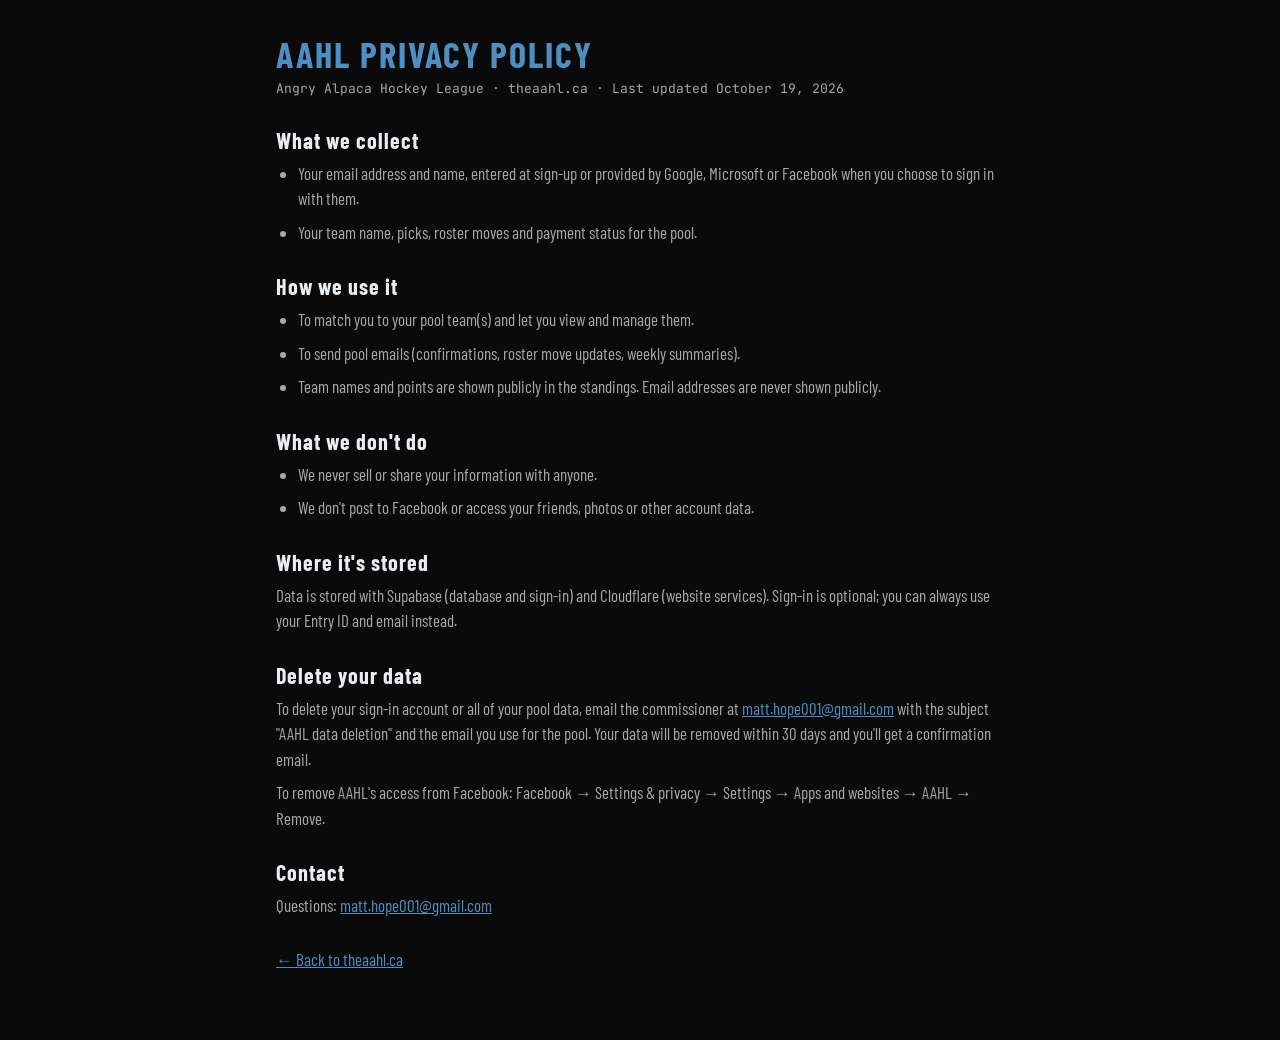
<file: privacy.html>
<!doctype html>
<html lang="en">
<head>
<meta charset="utf-8">
<meta name="viewport" content="width=device-width,initial-scale=1">
<title>AAHL Privacy Policy</title>
<link rel="icon" href="alpaca-pixel.png">
<link href="https://fonts.googleapis.com/css2?family=Barlow+Condensed:wght@500;600;700&family=JetBrains+Mono:wght@400;500&display=swap" rel="stylesheet">
<link rel="stylesheet" href="style.css?v=8">
<style>
  .pp { max-width: 760px; margin: 0 auto; padding: 32px 16px 60px; }
  .pp h1 { font-size: 36px; letter-spacing: 2px; color: var(--ice); margin-bottom: 4px; }
  .pp h2 { font-size: 22px; letter-spacing: 1px; margin: 28px 0 8px; }
  .pp p, .pp li { color: var(--text-dim); font-size: 17px; line-height: 1.5; margin-bottom: 8px; }
  .pp ul { padding-left: 22px; }
  .pp a { color: var(--ice); }
  .pp .mono { font-size: 13px; }
</style>
</head>
<body>
<main class="pp">
  <h1>AAHL PRIVACY POLICY</h1>
  <p class="mono">Angry Alpaca Hockey League · theaahl.ca · Last updated October 19, 2026</p>

  <h2>What we collect</h2>
  <ul>
    <li>Your email address and name, entered at sign-up or provided by Google, Microsoft or Facebook when you choose to sign in with them.</li>
    <li>Your team name, picks, roster moves and payment status for the pool.</li>
  </ul>

  <h2>How we use it</h2>
  <ul>
    <li>To match you to your pool team(s) and let you view and manage them.</li>
    <li>To send pool emails (confirmations, roster move updates, weekly summaries).</li>
    <li>Team names and points are shown publicly in the standings. Email addresses are never shown publicly.</li>
  </ul>

  <h2>What we don't do</h2>
  <ul>
    <li>We never sell or share your information with anyone.</li>
    <li>We don't post to Facebook or access your friends, photos or other account data.</li>
  </ul>

  <h2>Where it's stored</h2>
  <p>Data is stored with Supabase (database and sign-in) and Cloudflare (website services). Sign-in is optional; you can always use your Entry ID and email instead.</p>

  <h2 id="delete">Delete your data</h2>
  <p>To delete your sign-in account or all of your pool data, email the commissioner at <a href="mailto:matt.hope001@gmail.com?subject=AAHL%20data%20deletion">matt.hope001@gmail.com</a> with the subject "AAHL data deletion" and the email you use for the pool. Your data will be removed within 30 days and you'll get a confirmation email.</p>
  <p>To remove AAHL's access from Facebook: Facebook → Settings &amp; privacy → Settings → Apps and websites → AAHL → Remove.</p>

  <h2>Contact</h2>
  <p>Questions: <a href="mailto:matt.hope001@gmail.com">matt.hope001@gmail.com</a></p>

  <p style="margin-top:28px;"><a href="/">← Back to theaahl.ca</a></p>
</main>
</body>
</html>
</file>
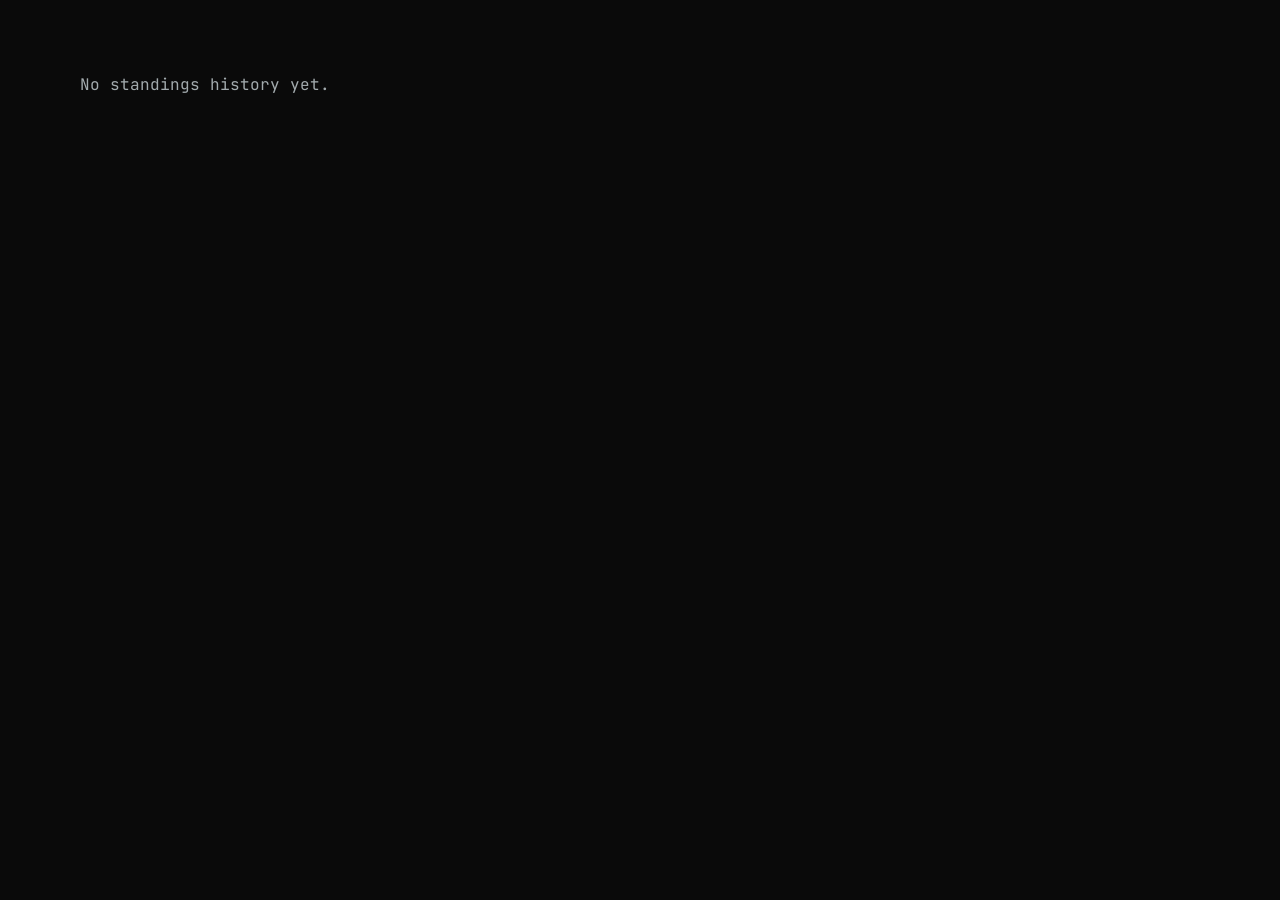
<file: weekly.html>
<!doctype html>
<html lang="en">
<head>
<meta charset="utf-8">
<meta name="viewport" content="width=1200">
<meta name="robots" content="noindex">
<title>AAHL Weekly Standings</title>
<!--
  weekly.html - the Monday standings picture (1200 x 675).
  Not linked from the site. The Cloudflare Worker (/weekly-image) opens
  this page in a browser and takes a screenshot; WeeklyImage.gs attaches
  it to the weekly summary email. Optional ?start=YYYY-MM-DD&end=YYYY-MM-DD
  picks the week (default: the last completed Mon-Sun week).
  Reads only public data: config/pointsRaceHistory, weeklyTopCache, season.
-->
<link rel="preconnect" href="https://fonts.googleapis.com">
<link href="https://fonts.googleapis.com/css2?family=Barlow+Condensed:wght@500;600;700;800&family=JetBrains+Mono:wght@400;500;700&display=swap" rel="stylesheet">
<style>
  :root {
    --bg: #0a0a0a; --panel: #141414; --panel-alt: #1c1c1c; --line: #2a2a2a;
    --ice: #4C8FC4; --amber: #A13F5C; --gold: #d4a017; --text: #e8edf1; --dim: #A2AAAD; --green: #3ecf6a; --red: #e05a5a;
    --display: 'Barlow Condensed', sans-serif; --mono: 'JetBrains Mono', monospace;
  }
  * { box-sizing: border-box; margin: 0; padding: 0; }
  html, body { width: 1200px; height: 675px; overflow: hidden; background: var(--bg); color: var(--text); font-family: var(--display); }
  .wrap { position: relative; width: 1200px; height: 675px; padding: 34px 40px 0; }
  .glow { position: absolute; inset: 0; background: radial-gradient(700px 300px at 85% -10%, rgba(76,143,196,.18), transparent 70%), radial-gradient(500px 260px at -5% 110%, rgba(161,63,92,.16), transparent 70%); pointer-events: none; }
  .eyebrow { font-family: var(--mono); font-size: 13px; letter-spacing: 2px; color: var(--amber); }
  h1 { font-size: 56px; font-weight: 800; line-height: .95; letter-spacing: .5px; margin-top: 6px; }
  h1 em { font-style: normal; color: var(--ice); }
  .week { font-family: var(--mono); font-size: 16px; color: var(--ice); margin-top: 8px; letter-spacing: 1px; }
  .badges { position: absolute; top: 40px; right: 40px; display: flex; gap: 12px; }
  .badge { background: var(--panel); border: 1px solid var(--line); border-left: 3px solid var(--ice); padding: 8px 14px; min-width: 120px; }
  .badge.gold { border-left-color: var(--gold); }
  .badge b { display: block; font-family: var(--mono); font-size: 22px; font-weight: 500; }
  .badge.gold b { color: var(--gold); }
  .badge small { font-family: var(--mono); font-size: 10px; letter-spacing: 1px; color: var(--dim); }
  .cols { display: grid; grid-template-columns: 680px 1fr; gap: 24px; margin-top: 22px; }
  .panel { background: var(--panel); border: 1px solid var(--line); border-radius: 10px; overflow: hidden; }
  table { width: 100%; border-collapse: collapse; }
  th { font-family: var(--mono); font-size: 11px; font-weight: 400; letter-spacing: 1px; color: var(--dim); text-align: left; padding: 9px 14px; background: var(--panel-alt); }
  th.r, td.r { text-align: right; }
  td { padding: 0 14px; height: 40px; border-top: 1px solid var(--line); font-size: 22px; font-weight: 700; white-space: nowrap; }
  td.rk { width: 54px; font-size: 24px; color: var(--dim); }
  tr.r1 td.rk { color: var(--gold); } tr.r2 td.rk, tr.r3 td.rk { color: var(--amber); }
  td.mv { width: 54px; font-family: var(--mono); font-size: 13px; font-weight: 500; }
  .up { color: var(--green); } .dn { color: var(--red); } .eq { color: #555; }
  td.nm { max-width: 330px; overflow: hidden; text-overflow: ellipsis; }
  td.gain { font-family: var(--mono); font-size: 15px; font-weight: 500; color: var(--green); width: 110px; }
  td.pts { font-family: var(--mono); font-size: 18px; font-weight: 500; color: var(--ice); width: 120px; }
  .side h2 { font-family: var(--mono); font-size: 13px; font-weight: 500; letter-spacing: 2px; color: var(--amber); margin: 0 0 8px; }
  .side .panel + h2 { margin-top: 18px; }
  .item { display: flex; align-items: center; gap: 12px; padding: 0 14px; height: 62px; border-top: 1px solid var(--line); }
  .item:first-child { border-top: 0; }
  .item .n { font-size: 26px; font-weight: 800; color: var(--amber); width: 18px; }
  .item img, .item .ph { width: 44px; height: 44px; border-radius: 50%; object-fit: cover; background: var(--panel-alt); flex-shrink: 0; }
  .item .who { flex: 1; min-width: 0; }
  .item .who b { display: block; font-size: 22px; font-weight: 700; white-space: nowrap; overflow: hidden; text-overflow: ellipsis; }
  .item .who small { font-family: var(--mono); font-size: 12px; color: var(--dim); }
  .item .v { font-family: var(--mono); font-size: 17px; font-weight: 500; color: var(--green); }
  .empty { font-family: var(--mono); font-size: 13px; color: var(--dim); padding: 18px 14px; }
  .foot { position: absolute; left: 40px; right: 40px; bottom: 20px; display: flex; justify-content: space-between; align-items: baseline; }
  .foot span { font-family: var(--mono); font-size: 12px; color: var(--dim); letter-spacing: 1px; }
  .foot b { font-size: 28px; font-weight: 800; color: var(--ice); letter-spacing: .5px; }
  .msg { font-family: var(--mono); color: var(--dim); padding: 40px; }
</style>
</head>
<body>
<div class="wrap" id="root"><div class="msg">Loading…</div></div>

<script src="data.js"></script>
<script>
(function () {
  const esc = (s) => String(s == null ? '' : s).replace(/[&<>"']/g, c => ({ '&': '&amp;', '<': '&lt;', '>': '&gt;', '"': '&quot;', "'": '&#39;' }[c]));
  const day = (s) => new Date(s + 'T12:00:00Z').toLocaleDateString('en-US', { month: 'short', day: 'numeric', timeZone: 'UTC' });
  const ord = (n) => { const v = n % 100; return n + ((v >= 11 && v <= 13) ? 'th' : (['th', 'st', 'nd', 'rd'][n % 10] || 'th')); };
  const iso = (d) => d.toISOString().slice(0, 10);

  // Last completed Mon-Sun week in ET (same as WeeklyImage.gs).
  function lastWeek() {
    const p = new URLSearchParams(location.search);
    if (/^\d{4}-\d{2}-\d{2}$/.test(p.get('start') || '') && /^\d{4}-\d{2}-\d{2}$/.test(p.get('end') || '')) {
      return { start: p.get('start'), end: p.get('end') };
    }
    const todayStr = new Intl.DateTimeFormat('en-CA', { timeZone: 'America/New_York', year: 'numeric', month: '2-digit', day: '2-digit' }).format(new Date());
    const today = new Date(todayStr + 'T12:00:00Z');
    const dow = today.getUTCDay() === 0 ? 7 : today.getUTCDay();
    const end = new Date(today.getTime() - dow * 86400000);
    return { start: iso(new Date(end.getTime() - 6 * 86400000)), end: iso(end) };
  }

  function ranksAt(race, idx) {
    if (idx < 0) return {};
    const out = {};
    Object.keys(race.teams).map(id => ({ id, pts: race.teams[id].pts[idx] }))
      .filter(t => t.pts != null).sort((a, b) => b.pts - a.pts)
      .forEach((t, i) => { out[t.id] = i + 1; });
    return out;
  }

  async function build() {
    const root = document.getElementById('root');
    const [race, weekly, cfg] = await Promise.all([
      supabaseDirectGet_('config', 'pointsRaceHistory'),
      supabaseDirectGet_('config', 'weeklyTopCache'),
      supabaseDirectGet_('config', 'season')
    ]);
    if (!race || !race.dates || !race.dates.length || !race.teams) {
      root.innerHTML = '<div class="msg">No standings history yet.</div>';
      return;
    }
    const week = lastWeek();
    let endIdx = -1, baseIdx = -1;
    race.dates.forEach((d, i) => { if (d <= week.end) endIdx = i; if (d < week.start) baseIdx = i; });
    if (endIdx === -1) endIdx = race.dates.length - 1;

    const rankNow = ranksAt(race, endIdx), rankBefore = ranksAt(race, baseIdx);
    const teams = Object.keys(race.teams).map(id => {
      const t = race.teams[id];
      const pts = t.pts[endIdx];
      const base = baseIdx === -1 ? 0 : t.pts[baseIdx];
      return { id, name: t.name, pts, gain: (pts == null || base == null) ? null : pts - base,
        move: rankBefore[id] != null && rankNow[id] != null ? rankBefore[id] - rankNow[id] : null };
    }).filter(t => t.pts != null).sort((a, b) => b.pts - a.pts);

    const hot = teams.filter(t => t.gain != null).sort((a, b) => b.gain - a.gain).slice(0, 3);
    const top = (weekly && weekly.weekEnd === week.end && weekly.top) ? weekly.top.slice(0, 3) : [];
    const entries = cfg && cfg.totalEntries != null ? cfg.totalEntries : teams.length;
    const prize = Number((cfg && cfg.prizePool) || 0);

    const moveHtml = (m) => m == null ? '' : m > 0 ? `<span class="up">▲${m}</span>` : m < 0 ? `<span class="dn">▼${-m}</span>` : '<span class="eq">—</span>';
    const rows = teams.slice(0, 10).map((t, i) => `
      <tr class="r${i + 1}"><td class="rk">${i + 1}</td><td class="mv">${moveHtml(t.move)}</td>
        <td class="nm">${esc(t.name)}</td>
        <td class="gain r">${t.gain != null ? '+' + t.gain.toFixed(1) : ''}</td>
        <td class="pts r">${t.pts.toFixed(2)}</td></tr>`).join('');

    const hotHtml = hot.length ? hot.map((t, i) => `
      <div class="item"><span class="n">${i + 1}</span>
        <div class="who"><b>${esc(t.name)}</b><small>${ord(teams.indexOf(t) + 1)} overall</small></div>
        <span class="v">+${t.gain.toFixed(1)}</span></div>`).join('') : '<div class="empty">Not available yet</div>';

    const topHtml = top.length ? top.map((p, i) => `
      <div class="item"><span class="n">${i + 1}</span>
        ${p.headshotUrl ? `<img src="${esc(p.headshotUrl)}" alt="" width="44" height="44">` : '<span class="ph"></span>'}
        <div class="who"><b>${esc(p.fullName)}</b><small>${esc(p.team || '')} · ${p.isGoalie ? (p.wins || 0) + 'W ' + (p.saves || 0) + 'SV' : (p.goals || 0) + 'G ' + (p.assists || 0) + 'A'}</small></div>
        <span class="v">+${(p.pts || 0).toFixed(1)}</span></div>`).join('') : '<div class="empty">Not available yet</div>';

    root.innerHTML = `
      <div class="glow"></div>
      <div class="eyebrow">ANGRY ALPACA HOCKEY LEAGUE · 2026-27</div>
      <h1>WEEKLY <em>STANDINGS</em></h1>
      <div class="week">${day(week.start).toUpperCase()} – ${day(week.end).toUpperCase()}</div>
      <div class="badges">
        <div class="badge gold"><b>$${prize.toFixed(0)}</b><small>PRIZE POOL</small></div>
        <div class="badge"><b>${entries}</b><small>TEAMS</small></div>
      </div>
      <div class="cols">
        <div class="panel"><table>
          <tr><th>RANK</th><th>MOVE</th><th>TEAM</th><th class="r">THIS WEEK</th><th class="r">POINTS</th></tr>
          ${rows}
        </table></div>
        <div class="side">
          <h2>🔥 HOTTEST TEAMS</h2><div class="panel">${hotHtml}</div>
          <h2>⭐ TOP PLAYERS</h2><div class="panel">${topHtml}</div>
        </div>
      </div>
      <div class="foot"><span>FULL STANDINGS, LIVE POINTS &amp; PLAYER CARDS</span><b>theaahl.ca</b></div>`;
    document.body.setAttribute('data-ready', '1');
  }
  build().catch(err => { document.getElementById('root').innerHTML = '<div class="msg">Could not load: ' + esc(err.message) + '</div>'; });
})();
</script>
</body>
</html>
</file>
<file: style.css>
:root {
  --bg: #0a0a0a;
  --bg-panel: #141414;
  --bg-panel-alt: #1c1c1c;
  --border: #2a2a2a;
  --ice: #4C8FC4;
  --amber: #A13F5C;
  --text: #e8edf1;
  --text-dim: #A2AAAD;
  --font-display: 'Barlow Condensed', sans-serif;
  --font-mono: 'JetBrains Mono', monospace;
}

* { box-sizing: border-box; margin: 0; padding: 0; }

body {
  background: var(--bg);
  color: var(--text);
  font-family: var(--font-display);
  min-height: 100vh;
}

.mono { font-family: var(--font-mono); }
.accent { color: var(--ice); }

/* Header */
.site-header {
  background: var(--bg-panel);
  border-bottom: 1px solid var(--border);
  position: sticky;
  top: 0;
  z-index: 10;
}
.admin-gear-btn {
  font-size: 20px;
  padding: 6px 8px;
  border: 1px solid transparent;
  flex-shrink: 0;
  line-height: 1;
}
.admin-gear-btn:hover,
.admin-gear-btn.active {
  border-color: var(--border);
  color: inherit;
}

.header-inner {
  max-width: 1100px;
  margin: 0 auto;
  padding: 16px 24px;
  display: flex;
  align-items: center;
  justify-content: space-between;
}
.brand {
  font-family: var(--font-display);
  font-weight: 800;
  font-size: 28px;
  letter-spacing: 0.5px;
}
.brand-year { color: var(--text-dim); font-weight: 600; }

.main-nav { display: flex; gap: 24px; }
.nav-link {
  color: var(--text-dim);
  text-decoration: none;
  font-weight: 600;
  font-size: 16px;
  letter-spacing: 0.5px;
  text-transform: uppercase;
  padding-bottom: 4px;
  border-bottom: 2px solid transparent;
  transition: color 0.15s, border-color 0.15s;
}
.nav-link:hover, .nav-link.active {
  color: var(--ice);
  border-color: var(--ice);
}

/* Main */
#app { max-width: 1100px; margin: 0 auto; padding: 20px 24px 50px; }
.view { display: none; }
.view.active { display: block; }

.hero { padding: 24px 0 18px; border-bottom: 1px solid var(--border); margin-bottom: 20px; }
.hero-clock {
  display: inline-flex;
  flex-direction: column;
  background: var(--bg-panel);
  border: 1px solid var(--border);
  border-left: 3px solid var(--amber);
  padding: 8px 16px;
  margin-bottom: 14px;
}
.hero-label { font-size: 12px; text-transform: uppercase; letter-spacing: 1px; color: var(--text-dim); }
.hero-value { font-size: 20px; color: var(--amber); font-weight: 500; }
.hero-title { font-size: 44px; font-weight: 800; line-height: 1.0; letter-spacing: -0.5px; }
.hero-sub { color: var(--text-dim); font-size: 18px; margin-top: 8px; }

.section-title {
  font-size: 28px;
  font-weight: 700;
  margin-bottom: 14px;
  padding-bottom: 8px;
  border-bottom: 1px solid var(--border);
}

.panel {
  background: var(--bg-panel);
  border: 1px solid var(--border);
  padding: 14px;
}

/* Tables */
table { width: 100%; border-collapse: collapse; font-family: var(--font-mono); font-size: 14px; }
th {
  text-align: left;
  color: var(--text-dim);
  font-size: 12px;
  text-transform: uppercase;
  letter-spacing: 0.5px;
  padding: 8px 10px;
  border-bottom: 1px solid var(--border);
}
td { padding: 8px 10px; border-bottom: 1px solid var(--bg-panel-alt); }
tr:hover td { background: var(--bg-panel-alt); }
.rank-1 { color: var(--amber); font-weight: 700; }
.pts { color: var(--ice); font-weight: 700; }

.search-input {
  width: 100%;
  background: var(--bg-panel);
  border: 1px solid var(--border);
  color: var(--text);
  padding: 10px 14px;
  font-size: 15px;
  margin-bottom: 12px;
}
.search-input:focus { outline: none; border-color: var(--ice); }

/* Forms */
label { display: block; font-size: 13px; text-transform: uppercase; letter-spacing: 0.5px; color: var(--text-dim); margin: 12px 0 5px; }
input[type="text"], input[type="email"], select {
  width: 100%;
  background: var(--bg-panel-alt);
  border: 1px solid var(--border);
  color: var(--text);
  padding: 10px 12px;
  font-family: var(--font-mono);
  font-size: 14px;
}
button {
  background: var(--ice);
  color: #ffffff;
  border: none;
  padding: 10px 22px;
  font-family: var(--font-display);
  font-weight: 700;
  font-size: 16px;
  text-transform: uppercase;
  letter-spacing: 0.5px;
  cursor: pointer;
  margin-top: 14px;
}
button:hover { opacity: 0.85; }

.skeleton-wrap { display: flex; flex-direction: column; gap: 8px; padding: 4px 0; }
.skeleton-bar {
  height: 14px;
  border-radius: 3px;
  background: linear-gradient(90deg, var(--bg-panel-alt) 25%, var(--border) 50%, var(--bg-panel-alt) 75%);
  background-size: 200% 100%;
  animation: skeleton-pulse 1.4s ease-in-out infinite;
}
@keyframes skeleton-pulse {
  0% { background-position: 200% 0; }
  100% { background-position: -200% 0; }
}
.rules-accordion { display: flex; flex-direction: column; gap: 8px; }
.rules-accordion-item { background: var(--bg-panel); border: 1px solid var(--border); }
.rules-accordion-header {
  width: 100%;
  display: flex;
  align-items: center;
  justify-content: space-between;
  background: var(--bg-panel-alt);
  color: var(--text);
  border: none;
  padding: 12px 16px;
  font-family: var(--font-display);
  font-weight: 700;
  font-size: 16px;
  text-align: left;
  cursor: pointer;
  margin: 0;
}
.rules-accordion-header:hover { color: var(--ice); }
.rules-accordion-chevron { transition: transform 0.2s; color: var(--text-dim); font-size: 14px; }
.rules-accordion-item.open .rules-accordion-chevron { transform: rotate(180deg); }
.rules-accordion-body { max-height: 0; overflow: hidden; transition: max-height 0.25s ease; }
.rules-accordion-item.open .rules-accordion-body { max-height: 2000px; }
.rules-accordion-body-inner { padding: 14px 16px; }

.picks-count {
  font-size: 14px;
  color: var(--text-dim);
  margin: 12px 0 6px;
  padding: 6px 10px;
  background: var(--bg-panel-alt);
  display: inline-block;
}

.jump-to-missing-btn {
  position: fixed;
  bottom: 20px;
  right: 20px;
  z-index: 50;
  background: var(--ice);
  color: #fff;
  border: none;
  padding: 12px 18px;
  font-family: var(--font-display);
  font-weight: 700;
  font-size: 14px;
  text-transform: uppercase;
  letter-spacing: 0.5px;
  cursor: pointer;
  border-radius: 4px;
  box-shadow: 0 4px 16px rgba(0,0,0,0.4);
  margin: 0;
}
.jump-to-missing-btn:hover { opacity: 0.9; }
@media (max-width: 640px) {
  .jump-to-missing-btn { bottom: 16px; right: 16px; left: 16px; width: auto; font-size: 13px; padding: 12px; }
}

.group-title {
  font-size: 22px;
  font-weight: 700;
  margin: 16px 0 8px;
  color: var(--ice);
}

.box-grid {
  display: grid;
  grid-template-columns: repeat(3, 1fr);
  gap: 8px;
  margin-bottom: 8px;
}
@media (max-width: 900px) {
  .box-grid { grid-template-columns: repeat(2, 1fr); }
}
@media (max-width: 640px) {
  .box-grid { grid-template-columns: 1fr; }
}

.box-picker { border: 1px solid var(--border); margin-bottom: 0; }
.box-picker-label {
  background: var(--bg-panel-alt);
  padding: 4px 8px;
  font-size: 10px;
  text-transform: uppercase;
  letter-spacing: 0.5px;
  color: var(--text-dim);
  border-bottom: 1px solid var(--border);
}
.box-picker-options { display: flex; flex-direction: column; }
.box-option {
  display: flex;
  align-items: center;
  gap: 6px;
  padding: 4px 8px;
  cursor: pointer;
  border-bottom: 1px solid var(--bg-panel-alt);
  font-family: var(--font-mono);
  font-size: 11px;
  line-height: 1.3;
  flex-wrap: wrap;
}
.box-option:last-child { border-bottom: none; }
.box-option:hover { background: var(--bg-panel-alt); }
.box-option-current { background: rgba(76, 143, 196, 0.1); }
.box-option input[type="radio"] { accent-color: var(--ice); flex-shrink: 0; }
.box-option-photo-wrap {
  position: relative;
  flex-shrink: 0;
}
.player-nhl-link { display: block; line-height: 0; cursor: pointer; }
.box-option-photo {
  width: 22px;
  height: 22px;
  border-radius: 50%;
  object-fit: cover;
  background: var(--bg-panel-alt);
  display: block;
}
.box-option-photo-empty {
  border: 1px solid var(--border);
}

.player-hover-card {
  display: none;
  position: absolute;
  left: 28px;
  top: -6px;
  z-index: 20;
  width: 190px;
  background: var(--bg-panel);
  border: 1px solid var(--ice);
  padding: 12px;
  box-shadow: 0 8px 24px rgba(0,0,0,0.6);
}
.box-option-photo-wrap:hover .player-hover-card { display: block; }
.player-hover-photo {
  width: 56px;
  height: 56px;
  border-radius: 50%;
  object-fit: cover;
  display: block;
  margin-bottom: 6px;
}
.player-hover-name { font-family: var(--font-display); font-weight: 700; font-size: 15px; }
.player-hover-team { color: var(--text-dim); font-size: 11px; margin: 2px 0 6px; }
.player-hover-stats { font-size: 12px; margin-bottom: 4px; }
.player-hover-pts { color: var(--ice); font-weight: 700; font-size: 13px; }
.stat-source { color: var(--amber); font-size: 10px; }
.box-option-name { flex: 1; min-width: 80px; white-space: nowrap; overflow: hidden; text-overflow: ellipsis; }
.box-option-meta { color: var(--text-dim); flex-shrink: 0; }
.box-option-stats {
  color: var(--ice);
  font-size: 10px;
  width: 100%;
  order: 5;
  padding-left: 28px;
  line-height: 1.2;
}

.pw-field-wrap {
  position: relative;
  max-width: 300px;
  margin-bottom: 14px;
}
.pw-field-wrap input {
  max-width: none;
  width: 100%;
  padding-right: 40px;
  box-sizing: border-box;
}
.pw-eye-btn {
  position: absolute;
  right: 2px;
  top: 2px;
  bottom: 2px;
  width: 36px;
  margin: 0;
  padding: 0;
  background: transparent;
  color: var(--text-dim);
  border: none;
  font-size: 16px;
  line-height: 1;
  cursor: pointer;
  display: flex;
  align-items: center;
  justify-content: center;
}
.pw-eye-btn:hover, .pw-eye-btn-active { color: var(--ice); opacity: 1; }

.team-link {
  cursor: pointer;
  text-decoration: underline;
  text-decoration-color: transparent;
  transition: text-decoration-color 0.15s;
}
.team-link:hover {
  color: var(--ice);
  text-decoration-color: var(--ice);
}

.modal-overlay {
  display: none;
  position: fixed;
  inset: 0;
  background: rgba(0,0,0,0.75);
  z-index: 100;
  align-items: center;
  justify-content: center;
  padding: 20px;
}
.modal-content {
  background: var(--bg);
  border: 1px solid var(--ice);
  max-width: 700px;
  width: 100%;
  max-height: 85vh;
  overflow-y: auto;
  padding: 24px;
  position: relative;
}
.modal-close {
  position: absolute;
  top: 12px;
  right: 12px;
  background: none;
  border: none;
  color: var(--text-dim);
  font-size: 28px;
  cursor: pointer;
  margin-top: 0;
  padding: 0;
  line-height: 1;
}
.modal-close:hover { color: var(--ice); }

.modal-pick-list {
  display: grid;
  grid-template-columns: repeat(2, 1fr);
  gap: 6px;
  margin-bottom: 8px;
}
@media (max-width: 600px) {
  .modal-pick-list { grid-template-columns: 1fr; }
}
.modal-pick-wrap { margin-bottom: 6px; }
.move-history-line {
  color: var(--amber);
  font-size: 10px;
  padding: 3px 8px;
  background: var(--bg-panel-alt);
  border-left: 2px solid var(--amber);
  margin-bottom: 2px;
}
.modal-pick-row {
  display: flex;
  align-items: center;
  gap: 6px;
  padding: 6px 8px;
  background: var(--bg-panel);
  border: 1px solid var(--border);
  font-family: var(--font-mono);
  font-size: 11px;
  flex-wrap: wrap;
}
.modal-pick-photo {
  width: 24px;
  height: 24px;
  border-radius: 50%;
  object-fit: cover;
  flex-shrink: 0;
}
.modal-pick-photo-empty { background: var(--bg-panel-alt); border: 1px solid var(--border); }
.modal-pick-name { flex: 1; min-width: 90px; }
.modal-pick-stats { color: var(--text-dim); }
.modal-pick-pts { color: var(--ice); font-weight: 700; }
.modal-pick-meta { color: var(--text-dim); flex-shrink: 0; }

.toggle-switch {
  position: relative;
  display: inline-block;
  width: 44px;
  height: 24px;
  flex-shrink: 0;
}
.toggle-switch input { opacity: 0; width: 0; height: 0; }
.toggle-slider {
  position: absolute;
  cursor: pointer;
  top: 0; left: 0; right: 0; bottom: 0;
  background: var(--bg-panel-alt);
  border: 1px solid var(--border);
  transition: 0.2s;
}
.toggle-slider::before {
  position: absolute;
  content: "";
  height: 16px;
  width: 16px;
  left: 3px;
  bottom: 3px;
  background: var(--text-dim);
  transition: 0.2s;
}
.toggle-switch input:checked + .toggle-slider {
  background: var(--ice);
  border-color: var(--ice);
}
.toggle-switch input:checked + .toggle-slider::before {
  transform: translateX(20px);
  background: #ffffff;
}

.admin-actions {
  display: grid;
  grid-template-columns: repeat(3, minmax(100px, 1fr));
  gap: 4px;
}
.admin-btn {
  background: var(--bg-panel-alt);
  color: var(--text);
  border: 1px solid var(--border);
  padding: 5px 10px;
  font-family: var(--font-mono);
  font-size: 12px;
  text-transform: none;
  letter-spacing: 0;
  margin: 0;
  cursor: pointer;
  white-space: nowrap;
  overflow: hidden;
  text-overflow: ellipsis;
}
.admin-btn:hover { border-color: var(--ice); }
.admin-delete:hover { border-color: #ff5c5c; color: #ff5c5c; }

.status-msg { margin-top: 12px; font-family: var(--font-mono); font-size: 14px; }
.status-msg.error { color: #ff5c5c; }
.status-msg.success { color: var(--ice); }

.brand-logo, .brand-mascot {
  height: 28px;
  vertical-align: middle;
  margin: 0 6px;
}
.brand-mascot {
  animation: mascot-bounce 1.8s ease-in-out infinite;
}
@keyframes mascot-bounce {
  0%, 100% { transform: translateY(0) rotate(0deg); }
  50% { transform: translateY(-3px) rotate(-4deg); }
}
.stat-ticker {
  background: var(--bg-panel);
  border: 1px solid var(--border);
  overflow: hidden;
  white-space: nowrap;
  padding: 4px 0;
}
.stat-ticker-row { overflow: hidden; padding: 4px 0; }
.stat-ticker-row + .stat-ticker-row { border-top: 1px solid var(--bg-panel-alt); }
.stat-ticker-track {
  display: flex;
  gap: 32px;
  width: max-content;
  animation: ticker-scroll linear infinite;
}
@keyframes ticker-scroll {
  0% { transform: translateX(0); }
  100% { transform: translateX(calc(-50% - 16px)); }
}
.ticker-chip {
  font-family: var(--font-mono);
  font-size: 13px;
  white-space: nowrap;
  color: var(--text);
}
.ticker-chip .ticker-name { font-weight: 700; color: var(--ice); }
.ticker-chip .ticker-stats { color: var(--text-dim); }
.ticker-chip .ticker-pts { color: var(--amber); font-weight: 700; }
/* Hint under the Today's Games ticker — the cards are tappable */
.tg-hint { font-size: 12px; color: var(--text-dim); text-align: center; margin-top: 6px; }

.brand { display: inline-flex; align-items: center; }

.hero-cta-btn {
  display: inline-block;
  background: var(--amber);
  color: #ffffff !important;
  border: 2px solid var(--amber) !important;
  padding: 18px 44px;
  font-family: var(--font-display);
  font-weight: 800;
  font-size: 22px;
  text-transform: uppercase;
  letter-spacing: 0.5px;
  text-decoration: none;
  cursor: pointer;
  margin: 16px 0 8px;
  animation: cta-pulse-glow 2s ease-in-out infinite;
}
.hero-cta-btn:hover { opacity: 0.9; color: #ffffff; transform: scale(1.03); animation: none; }
.hero-cta-btn.hero-cta-hidden { display: none; }
@keyframes cta-pulse-glow {
  0%, 100% { box-shadow: 0 0 0 0 rgba(161, 63, 92, 0.6); }
  50% { box-shadow: 0 0 0 12px rgba(161, 63, 92, 0); }
}

.hero-stats-row { display: flex; gap: 10px; margin-top: 0; }
.hero-stat {
  background: var(--bg-panel);
  border: 1px solid var(--border);
  border-left: 3px solid var(--ice);
  padding: 8px 16px;
  display: flex;
  flex-direction: column;
}
.hero-stat-label { font-size: 12px; text-transform: uppercase; letter-spacing: 1px; color: var(--text-dim); }
.hero-stat-value { font-size: 20px; color: var(--ice); font-weight: 500; }

.home-grid { display: grid; grid-template-columns: 1fr 1fr; gap: 16px; margin-top: 20px; }
.mini-title {
  font-size: 16px;
  font-weight: 700;
  margin-bottom: 8px;
  text-transform: uppercase;
  letter-spacing: 0.5px;
  color: var(--text-dim);
  display: flex;
  align-items: center;
  gap: 6px;
}

.star-row {
  display: grid;
  grid-template-columns: 1fr 60px 70px;
  align-items: center;
  gap: 10px;
  padding: 7px 0;
  border-bottom: 1px solid var(--bg-panel-alt);
  font-size: 13px;
}
.star-row span:nth-child(2), .star-row span:nth-child(3) { text-align: right; }

.activity-row {
  display: grid;
  grid-template-columns: 1fr auto;
  align-items: center;
  gap: 10px;
  padding: 7px 0;
  border-bottom: 1px solid var(--bg-panel-alt);
  font-size: 13px;
}
.activity-row span:last-child { text-align: right; }

.star-row:last-child, .activity-row:last-child { border-bottom: none; }

.filter-tabs { display: flex; gap: 8px; margin-bottom: 12px; }
.filter-tab {
  background: var(--bg-panel);
  color: var(--text-dim);
  border: 1px solid var(--border);
  padding: 8px 16px;
  font-family: var(--font-display);
  font-weight: 600;
  font-size: 14px;
  text-transform: uppercase;
  cursor: pointer;
  margin-top: 0;
}
.filter-tab.active { color: var(--ice); border-color: var(--ice); }
.filter-tab:hover { color: var(--ice); }

@media (max-width: 640px) {
  .home-grid { grid-template-columns: 1fr; }
  .hero-stats-row { flex-wrap: wrap; }
}

.scoring-grid {
  display: grid;
  grid-template-columns: repeat(3, 1fr);
  gap: 14px;
}
@media (max-width: 900px) {
  .scoring-grid { grid-template-columns: repeat(2, 1fr); }
}
@media (max-width: 640px) {
  .scoring-grid { grid-template-columns: 1fr; }
}

.scoring-card {
  background: var(--bg-panel);
  border: 1px solid var(--border);
}
.scoring-card-title {
  background: var(--bg-panel-alt);
  padding: 8px 12px;
  font-family: var(--font-display);
  font-weight: 700;
  font-size: 14px;
  text-transform: uppercase;
  letter-spacing: 0.5px;
  color: var(--ice);
  border-bottom: 1px solid var(--border);
}
.scoring-table {
  width: 100%;
  border-collapse: collapse;
  font-family: var(--font-mono);
  font-size: 13px;
}
.scoring-table td {
  padding: 6px 12px;
  border-bottom: 1px solid var(--bg-panel-alt);
}
.scoring-table tr:last-child td { border-bottom: none; }
.scoring-value {
  text-align: right;
  width: 90px;
}

.ir-badge {
  color: #ff5c5c;
  font-size: 11px;
  font-family: var(--font-mono);
  font-weight: 700;
  white-space: nowrap;
}

.players-table-scroll {
  max-height: 70vh;
  overflow-y: auto;
}
.players-table-scroll thead th {
  position: sticky;
  top: 0;
  background: var(--bg-panel);
  z-index: 2;
}
.sortable-col { cursor: pointer; user-select: none; }
.sortable-col:hover { color: var(--ice); }
.sorted-col { color: var(--ice); }

.box-missing {
  border-color: #ff5c5c !important;
  animation: box-missing-pulse 1.2s ease-in-out 2;
}
@keyframes box-missing-pulse {
  0%, 100% { box-shadow: none; }
  50% { box-shadow: 0 0 0 3px rgba(255, 92, 92, 0.4); }
}

.team-logo {
  width: 22px;
  height: 22px;
  object-fit: contain;
  flex-shrink: 0;
}

.star-row-full {
  display: flex;
  flex-direction: column;
  gap: 2px;
  padding: 10px 0;
  border-bottom: 1px solid var(--bg-panel-alt);
}
.star-row-full:last-child { border-bottom: none; }
.star-rank-label {
  font-family: var(--font-display);
  font-weight: 700;
  font-size: 12px;
  text-transform: uppercase;
  letter-spacing: 0.5px;
  color: var(--amber);
}
.star-name { font-size: 14px; font-weight: 600; }
.star-stats { font-size: 12px; color: var(--ice); }

.box-option-readonly { cursor: default; padding-left: 10px; }

.stars-cards-row {
  display: flex;
  align-items: stretch;
  gap: 12px;
  flex-wrap: wrap;
}
.star-card {
  flex: 1;
  min-width: 220px;
  background: var(--bg-panel-alt);
  border: 1px solid var(--amber);
  border-radius: 4px;
  padding: 10px 12px;
  position: relative;
}
.star-badge {
  display: inline-block;
  background: var(--amber);
  color: #ffffff;
  font-family: var(--font-display);
  font-weight: 700;
  font-size: 10px;
  letter-spacing: 0.5px;
  padding: 2px 8px;
  border-radius: 2px;
  margin-bottom: 8px;
}
.star-card-body {
  display: flex;
  align-items: center;
  gap: 10px;
}
.star-photo {
  width: 42px;
  height: 42px;
  border-radius: 50%;
  object-fit: cover;
  flex-shrink: 0;
}
.star-photo-empty { background: var(--bg-panel); border: 1px solid var(--border); }
.star-info { flex: 1; min-width: 0; }
.star-player-name {
  font-family: var(--font-display);
  font-weight: 700;
  font-size: 15px;
  white-space: nowrap;
  overflow: hidden;
  text-overflow: ellipsis;
}
.star-player-meta { color: var(--text-dim); font-size: 11px; margin-bottom: 4px; }
.star-chips { display: flex; gap: 4px; flex-wrap: wrap; }
.stat-chip {
  background: var(--bg-panel);
  border: 1px solid var(--border);
  color: var(--ice);
  font-family: var(--font-mono);
  font-size: 10px;
  font-weight: 700;
  padding: 1px 6px;
  border-radius: 3px;
}
.star-pts-wrap {
  text-align: right;
  flex-shrink: 0;
}
.star-pts {
  display: block;
  color: var(--amber);
  font-family: var(--font-display);
  font-weight: 800;
  font-size: 22px;
  line-height: 1;
}
.star-pts-label { color: var(--text-dim); font-size: 10px; }
.star-date {
  color: var(--text-dim);
  font-size: 12px;
  display: flex;
  align-items: center;
  padding-left: 4px;
  white-space: nowrap;
}
@media (max-width: 900px) {
  .stars-cards-row { flex-direction: column; }
  .star-date { padding-top: 4px; }
}

.hero-header-row {
  display: flex;
  justify-content: space-between;
  align-items: flex-start;
  flex-wrap: wrap;
  gap: 16px;
  padding: 32px 24px;
  border-bottom: 1px solid var(--border);
  margin-bottom: 20px;
  background:
    linear-gradient(90deg, rgba(10,10,10,0.94) 0%, rgba(10,10,10,0.75) 45%, rgba(10,10,10,0.5) 100%),
    url('Gemini_Generated_Image_xxsfkaxxsfkaxxsf.jpg');
  background-size: cover;
  background-position: right center;
  border-radius: 4px;
}
.hero-eyebrow {
  font-size: 11px;
  text-transform: uppercase;
  letter-spacing: 1px;
  color: var(--amber);
  margin-bottom: 4px;
}
.hero-title-new {
  font-family: var(--font-display);
  font-weight: 800;
  font-size: 40px;
  line-height: 1.0;
}
.hero-em { font-style: italic; color: var(--ice); }

.hero-badges-row {
  display: grid;
  grid-template-columns: repeat(5, 1fr);
  gap: 10px;
  width: 100%;
}
@media (max-width: 900px) { .hero-badges-row { grid-template-columns: repeat(3, 1fr); } }
@media (max-width: 640px) { .hero-badges-row { grid-template-columns: repeat(2, 1fr); } }
.hero-badge-sub { font-size: 10px; color: var(--text-dim); margin-top: 3px; white-space: nowrap; }
.hero-badge {
  display: flex;
  flex-direction: column;
  align-items: center;
  justify-content: center;
  background: var(--bg-panel);
  border: 1px solid var(--border);
  border-top-width: 3px;
  padding: 12px 10px;
  min-width: 0;
  text-align: center;
  text-decoration: none;
  cursor: default;
}
a.hero-badge { cursor: pointer; }
.hero-badge-blue { border-top-color: var(--ice); }
.hero-badge-amber { border-top-color: var(--amber); }
.hero-badge-gold { border-top-color: #d4a017; }
.hero-badge-value { font-size: 20px; font-weight: 700; color: var(--text); }
.hero-badge-blue .hero-badge-value { color: var(--ice); }
.hero-badge-amber .hero-badge-value { color: var(--amber); }
.hero-badge-gold .hero-badge-value { color: #d4a017; }
.hero-badge-label {
  font-size: 10px;
  text-transform: uppercase;
  letter-spacing: 0.5px;
  color: var(--text-dim);
  margin-top: 2px;
}

.division-leader-row {
  display: flex;
  justify-content: space-between;
  align-items: center;
  padding: 10px 0;
  border-bottom: 1px solid var(--bg-panel-alt);
}
.division-leader-row:last-child { border-bottom: none; }
.division-leader-name-label {
  font-size: 10px;
  text-transform: uppercase;
  letter-spacing: 0.5px;
  color: var(--text-dim);
}
.division-leader-team {
  display: flex;
  align-items: center;
  gap: 6px;
  font-family: var(--font-display);
  font-weight: 700;
  font-size: 15px;
  margin: 2px 0;
}
.division-leader-record { font-size: 11px; color: var(--text-dim); }
.division-leader-earning { text-align: right; }
.division-leader-count {
  display: block;
  font-family: var(--font-display);
  font-weight: 800;
  font-size: 20px;
  color: var(--amber);
}
.division-leader-count-label { font-size: 10px; color: var(--text-dim); }

.rules-inline-link { color: var(--ice); text-decoration: underline; cursor: pointer; }

.hat-trick { color: var(--amber); font-weight: 700; }

.site-footer {
  text-align: center;
  padding: 24px;
  color: var(--text-dim);
  font-size: 12px;
  border-top: 1px solid var(--border);
  display: flex;
  flex-direction: column;
  align-items: center;
  gap: 12px;
}
.footer-email-btn {
  display: inline-block;
  color: var(--ice);
  text-decoration: none;
  font-family: var(--font-mono);
  font-size: 13px;
  border: 1px solid var(--border);
  padding: 8px 18px;
  background: var(--bg-panel);
}
.footer-email-btn:hover { border-color: var(--ice); }

@media (max-width: 640px) {
  .hero-title { font-size: 36px; }
  .main-nav { gap: 14px; }
  .nav-link { font-size: 13px; }
}

/* ============================================================
   MOBILE OPTIMIZATION
   ============================================================ */
@media (max-width: 640px) {
  /* Header: stack brand and nav, let nav scroll horizontally
     instead of squishing or overflowing off-screen */
  .header-inner {
    flex-direction: column;
    align-items: flex-start;
    padding: 12px 16px;
    gap: 10px;
    position: relative;
  }
  .admin-gear-btn {
    position: absolute;
    top: 12px;
    right: 16px;
  }
  .brand { font-size: 22px; }
  .brand-logo, .brand-mascot { height: 22px; }

  .main-nav {
    width: 100%;
    flex-wrap: wrap;
    gap: 10px 14px;
    row-gap: 8px;
  }
  .nav-link {
    font-size: 13px;
    white-space: nowrap;
  }

  /* Any table gets a horizontal scroll safety net inside its panel
     instead of crushing columns unreadably small */
  .panel {
    overflow-x: auto;
    -webkit-overflow-scrolling: touch;
    padding: 12px;
  }
  table { font-size: 13px; }
  th, td { padding: 8px; white-space: nowrap; }

  /* Box picker: single column already kicks in at 640px via the
     existing box-grid rule - bump text back up since there's room */
  .box-option {
    font-size: 13px;
    padding: 8px 10px;
    gap: 8px;
  }
  .box-option-photo { width: 28px; height: 28px; }
  .box-option-stats { font-size: 12px; padding-left: 36px; }
  .box-picker-label { font-size: 12px; padding: 6px 10px; }

  /* Modal: full-width on small screens, readable pick rows */
  .modal-content {
    width: 95vw;
    max-height: 90vh;
    padding: 16px;
  }
  .modal-pick-list { grid-template-columns: 1fr; }
  .modal-pick-row { font-size: 13px; padding: 8px; }

  /* Admin entries table: a 7-column table has no good narrow layout, so
     turn each row into a stacked card instead of a horizontal scroll -
     select/team/owner/etc each get their own labeled block, actions grid
     spans full width at the bottom of the card. */
  .admin-entries-table thead { display: none; }
  .admin-entries-table, .admin-entries-table tbody, .admin-entries-table tr {
    display: block;
    width: 100%;
  }
  .admin-entries-table tr {
    background: var(--bg-panel);
    border: 1px solid var(--border);
    border-radius: 4px;
    margin-bottom: 10px;
    padding: 10px 12px;
  }
  .admin-entries-table td {
    display: block;
    border-bottom: none;
    padding: 4px 0;
    white-space: normal;
  }
  .admin-entries-table td[data-label]::before {
    content: attr(data-label);
    display: inline-block;
    min-width: 70px;
    font-size: 10px;
    text-transform: uppercase;
    letter-spacing: 0.5px;
    color: var(--text-dim);
    margin-right: 8px;
  }
  .admin-entries-table td[data-label="Select"] {
    position: absolute;
    top: 10px;
    right: 12px;
  }
  .admin-entries-table td[data-label="Select"]::before { content: none; }
  .admin-entries-table tr { position: relative; padding-right: 44px; }
  .admin-entries-table td[data-label="Team"] { font-weight: 700; font-size: 15px; }
  .admin-entries-table td[data-label="Actions"]::before { display: block; margin-bottom: 4px; }
  .admin-entries-table td[data-label="Actions"] .admin-actions { margin-top: 4px; }

  /* Ticker: bigger text, since it's the main readability complaint */
  .ticker-chip { font-size: 15px; }

  /* Scoring cards: single column, roomier */
  .scoring-grid { grid-template-columns: 1fr; }
  .scoring-table { font-size: 14px; }

  /* Forms */
  input[type="text"], input[type="email"], select {
    font-size: 16px; /* prevents iOS auto-zoom on focus */
    padding: 12px;
  }
  button:not(.pw-eye-btn):not(.admin-btn):not(.toggle-switch *):not(.jump-to-missing-btn) { width: 100%; padding: 14px; font-size: 15px; }
  .pw-field-wrap { max-width: none; }
  .admin-actions { grid-template-columns: repeat(2, 1fr); }

  .hero-title { font-size: 32px; }
  .hero-sub { font-size: 15px; }
  .section-title { font-size: 22px; }
  .group-title { font-size: 18px; }
}

@media (max-width: 640px) {
  .hero-header-row {
    background:
      linear-gradient(180deg, rgba(10,10,10,0.85) 0%, rgba(10,10,10,0.6) 100%),
      url('Gemini_Generated_Image_xxsfkaxxsfkaxxsf.jpg');
    background-size: cover;
    background-position: center 20%;
    padding: 24px 16px;
  }
}
/* Today's Games strip (Home page) */
.games-ticker { overflow: hidden; }
.games-ticker-track {
  display: flex;
  gap: 8px;
  width: max-content;
  animation: games-ticker-scroll linear infinite;
}
.games-ticker-track .game-chip { flex: 0 0 142px; margin: 0; }
/* Pause while a mouse is over the strip (or a game has keyboard focus) so
   desktop users aren't clicking a moving target. Touch screens are excluded:
   their "hover" sticks after a tap and would leave the ticker frozen. */
@media (hover: hover) and (pointer: fine) {
  .games-ticker:hover .games-ticker-track { animation-play-state: paused; }
}
.games-ticker:focus-within .games-ticker-track { animation-play-state: paused; }
@keyframes games-ticker-scroll {
  0% { transform: translateX(0); }
  100% { transform: translateX(calc(-50% - 4px)); }
}
.game-chip {
  min-width: 132px;
  background: var(--bg-panel);
  border: 1px solid var(--border);
  border-top: 3px solid var(--ice);
  padding: 8px 12px;
}
.game-chip-time { font-size: 10px; color: var(--amber); text-transform: uppercase; letter-spacing: 0.5px; margin-bottom: 6px; }
.game-chip-team { display: flex; align-items: center; gap: 6px; padding: 2px 0; }
.game-chip-abbrev { font-weight: 700; font-size: 15px; flex: 1; }
.game-chip-record { font-size: 11px; color: var(--text-dim); }
.game-chip-score { font-size: 15px; font-weight: 700; color: var(--text); min-width: 14px; text-align: right; }
.game-chip-loser .game-chip-abbrev, .game-chip-loser .game-chip-score { color: var(--text-dim); font-weight: 400; }
.game-chip-live { color: #3ecf6a; font-weight: 700; }
.game-chip-final { color: var(--text-dim); font-weight: 700; }


/* Standings tables: division dots, numbers right-aligned */
.div-dots { display: inline-flex; gap: 3px; vertical-align: middle; }
.div-dot { display: inline-block; width: 8px; height: 8px; border-radius: 50%; border: 1px solid #4a4f55; }
.div-dot-on { background: var(--amber); border-color: var(--amber); }
/* Standings: every column centred under its header, except Team (left). */
.standings-full th, .standings-full td,
.standings-full th.num, .standings-full td.num { text-align: center; }
.standings-full th:nth-child(2), .standings-full td.team-cell { text-align: left; }
.standings-full td.team-cell { width: 34%; }
@media (max-width: 640px) {
  /* Phones: keep rank, team, points and the division dots; drop the rest */
  .standings-full .col-hide-sm { display: none; }
  .standings-full td.team-cell { width: auto; white-space: normal; }
}

/* Division Leaders: four cards with a large team logo */
.division-cards { display: grid; grid-template-columns: repeat(4, 1fr); gap: 10px; }
.division-card {
  display: flex;
  align-items: center;
  gap: 12px;
  background: var(--bg-panel);
  border: 1px solid var(--border);
  border-top: 3px solid var(--amber);
  padding: 12px 14px;
  min-width: 0;
}
.division-card-logo { width: 52px; height: 52px; object-fit: contain; flex-shrink: 0; }
.division-card-info { flex: 1; min-width: 0; }
.division-card-team { font-weight: 700; font-size: 18px; line-height: 1.15; white-space: nowrap; overflow: hidden; text-overflow: ellipsis; }
.division-card .division-leader-count { font-size: 26px; }
@media (max-width: 900px) { .division-cards { grid-template-columns: repeat(2, 1fr); } }
@media (max-width: 520px) { .division-cards { grid-template-columns: 1fr; } }

/* IR List: compact, sortable */
.ir-table { font-size: 12px; }
.ir-table th { padding: 6px 8px; }
.ir-table td { padding: 4px 8px; }
.ir-player { display: flex; align-items: center; gap: 8px; }
.ir-player img, .ir-player-nophoto { width: 26px; height: 26px; border-radius: 50%; object-fit: cover; background: var(--bg-panel-alt); flex-shrink: 0; display: inline-block; }
.ir-player-name { font-family: var(--font-display); font-weight: 700; font-size: 14px; line-height: 1.1; }
.ir-player-meta { color: var(--text-dim); font-size: 10px; }
.ir-soon { color: var(--text-dim); font-size: 10px; margin-left: 4px; }
.ir-legend { display: flex; flex-wrap: wrap; gap: 6px 18px; font-size: 11px; color: var(--text-dim); }
@media (max-width: 640px) {
  .ir-table .ir-hide-sm { display: none; }
}

/* One look for every data table (Standings, Players, Last Night, Stars
   Tally, IR List): compact rows, small player photos, team under name. */
.data-table { font-size: 12px; }
.data-table th { padding: 6px 8px; }
.data-table td { padding: 4px 8px; }
.dt-player { display: flex; align-items: center; gap: 8px; }
.dt-player img, .dt-player-nophoto { width: 26px; height: 26px; border-radius: 50%; object-fit: cover; background: var(--bg-panel-alt); flex-shrink: 0; display: inline-block; }
.dt-player-name { font-family: var(--font-display); font-weight: 700; font-size: 14px; line-height: 1.1; white-space: nowrap; }
.dt-player-meta { color: var(--text-dim); font-size: 10px; }
.standings-full td.team-cell .team-link { font-family: var(--font-display); font-weight: 700; font-size: 14px; }

/* "Updated ..." stamps */
.updated-stamp { color: var(--text-dim); font-size: 11px; font-weight: 400; text-transform: none; letter-spacing: 0; }
.mini-title .updated-stamp { margin-left: auto; }

.pow-label { color: var(--amber); font-weight: 700; font-size: 10px; text-transform: uppercase; letter-spacing: 0.5px; width: 58px; flex-shrink: 0; }

/* Tonight tags in the team popup */
.tonight-tag { font-family: var(--font-mono); font-size: 10px; color: var(--text-dim); margin-left: 6px; white-space: nowrap; }
.tonight-live { color: #3ecf6a; font-weight: 700; }
.tonight-final { color: var(--ice); }

/* Division pick status in the team popup */
.div-pick-status { font-size: 11px; color: var(--text-dim); margin-left: 8px; white-space: nowrap; }
.div-pick-yes { color: #3ecf6a; font-weight: 700; }
.div-pick-no { color: #ff5c5c; font-weight: 700; }

/* Team popup: one tidy card per pick - photo | name / team + tags / stats | points */
.pick-card {
  display: grid;
  grid-template-columns: 36px 1fr auto;
  align-items: center;
  gap: 10px;
  min-height: 64px;
  padding: 8px 10px;
  background: var(--bg-panel);
  border: 1px solid var(--border);
}
.pick-card-photo { width: 36px; height: 36px; border-radius: 50%; object-fit: cover; background: var(--bg-panel-alt); }
.pick-card-main { min-width: 0; }
.pick-card-name { font-family: var(--font-display); font-weight: 700; font-size: 15px; line-height: 1.15; white-space: nowrap; overflow: hidden; text-overflow: ellipsis; }
.pick-card-meta { font-family: var(--font-mono); font-size: 10px; color: var(--text-dim); margin-top: 1px; white-space: nowrap; overflow: hidden; text-overflow: ellipsis; }
.pick-card-meta .ir-badge, .pick-card-meta .tonight-tag { margin-left: 6px; }
.pick-card-stats { font-family: var(--font-mono); font-size: 10px; color: var(--text-dim); margin-top: 3px; white-space: nowrap; overflow: hidden; text-overflow: ellipsis; }
.pick-card-pts { text-align: right; display: flex; flex-direction: column; align-items: flex-end; }
.pick-card-pts-num { font-family: var(--font-mono); font-weight: 700; font-size: 15px; color: var(--ice); line-height: 1; }
.pick-card-pts-label { font-family: var(--font-mono); font-size: 9px; color: var(--text-dim); margin-top: 3px; }
.modal-pick-wrap { display: flex; margin-bottom: 0; }
.modal-pick-wrap .pick-card { flex: 1; }
.pick-card-move { grid-column: 1 / -1; font-family: var(--font-mono); font-size: 10px; color: var(--amber); border-top: 1px solid var(--border); padding-top: 5px; margin-top: 2px; }
.modal-content h2 { padding-right: 34px; }

/* Team of the Week icon */
.team-week-icon { display: flex; align-items: center; justify-content: center; font-size: 20px; background: var(--bg-panel-alt); }

/* Head-to-head compare */
.compare-pickers { display: flex; align-items: center; gap: 10px; flex-wrap: wrap; }
.compare-pickers select { flex: 1; min-width: 180px; margin: 0; }
.compare-table .cmp-box { color: var(--text-dim); font-size: 10px; white-space: nowrap; }
.compare-table .cmp-win { color: #3ecf6a; }
.compare-table td.cmp-win .dt-player-name { color: #3ecf6a; }
.compare-table .cmp-same, .compare-table .cmp-same-row td { opacity: 0.45; }
.compare-table .cmp-group td { font-family: var(--font-display); font-weight: 700; font-size: 14px; color: var(--ice); padding-top: 12px; border-bottom: 1px solid var(--border); }

/* ============================================================
   Colour roles - one job per colour
   gold      = 1st place and awards
   red-pink  = money and bonuses (payouts, prize pool, division +25)
   ice blue  = points and stats
   green     = gains and live
   red       = injuries and drops
   ============================================================ */
.rank-1 { color: #d4a017; }
.star-card { border-color: #d4a017; }
.star-badge { background: #d4a017; color: #111; }
.star-pts { color: var(--ice); }
.pow-label { color: #d4a017; }
.hat-trick { color: #d4a017; }
.division-leader-count { color: var(--ice); }
.stat-source { color: var(--text-dim); }
.ticker-chip .ticker-pts { color: #3ecf6a; }
.game-chip-time { color: var(--text-dim); }
.move-history-line, .pick-card-move { color: var(--ice); border-left-color: var(--ice); }
.ir-badge { color: #ff5c5c; }
.compare-table .cmp-group td.cmp-win { color: #3ecf6a; }

/* Navigation "More" menu */
.nav-more { position: relative; display: inline-flex; }
.nav-more-btn {
  background: none; border: none; margin: 0; padding: 0 0 4px;
  color: var(--text-dim); font-family: var(--font-display); font-weight: 600; font-size: 16px;
  letter-spacing: 0.5px; text-transform: uppercase; cursor: pointer;
  border-bottom: 2px solid transparent;
}
.nav-more-btn:hover, .nav-more-btn.active { color: var(--ice); border-color: var(--ice); opacity: 1; }
.nav-more-menu {
  display: none; position: absolute; top: 100%; right: 0; z-index: 40; margin-top: 8px;
  min-width: 170px; background: var(--bg-panel); border: 1px solid var(--border);
  box-shadow: 0 8px 24px rgba(0,0,0,0.5); padding: 6px 0; flex-direction: column;
}
.nav-more-menu.open { display: flex; }
.nav-more-menu .nav-link { padding: 8px 14px; border-bottom: none; white-space: nowrap; }
.nav-more-menu .nav-link:hover, .nav-more-menu .nav-link.active { background: var(--bg-panel-alt); }
@media (max-width: 640px) {
  .nav-more-btn { font-size: 13px !important; width: auto !important; padding: 0 0 4px !important; }
  .nav-more-menu { right: auto; left: 0; }
}

/* Home: Stars of the Night stacked beside Players of the Week */
.home-stars .stars-cards-row { flex-direction: column; }
.home-stars .star-date { padding: 4px 0 0; }

/* Compact hero stats: one slim strip of "value + label" chips */
.hero-header-row { padding: 20px 24px; gap: 12px; }
.hero-title-new { font-size: 34px; }
.hero-badges-row { display: flex; flex-wrap: wrap; gap: 8px; width: 100%; grid-template-columns: none; }
.hero-badge {
  flex-direction: row;
  align-items: baseline;
  gap: 6px;
  padding: 6px 12px;
  min-width: 0;
  border-top-width: 0;
  border-left-width: 3px;
  background: rgba(20, 20, 20, 0.85);
}
.hero-badge-blue { border-left-color: var(--ice); }
.hero-badge-amber { border-left-color: var(--amber); }
.hero-badge-gold { border-left-color: #d4a017; }
.hero-badge-value { font-size: 16px; }
.hero-badge-label { font-size: 10px; margin-top: 0; white-space: nowrap; }
.hero-badge-sub { font-size: 10px; margin-top: 0; }
.hero-badge-sub:not(:empty)::before { content: '· '; }
@media (max-width: 640px) {
  .hero-header-row { padding: 16px; }
  .hero-title-new { font-size: 28px; }
  .hero-badges-row { gap: 6px; }
  .hero-badge { padding: 5px 9px; }
  .hero-badge-value { font-size: 14px; }
}

/* Home: Stars of the Night and Players of the Week boxes match in height */
.home-grid > div { display: flex !important; flex-direction: column; }
.home-grid > div[style*="display: none"] { display: none !important; }
.home-grid > div > .panel { flex: 1; display: flex; flex-direction: column; }
#weekly-top-panel > .division-leader-row { flex: 1; align-items: center; }

/* ---------- Player cards (cards.js) ---------- */
.dt-player[data-player-id] { cursor: pointer; }
.dt-player[data-player-id]:hover .dt-player-name { color: var(--ice); }
.aahl-mgrid { display: grid; grid-template-columns: repeat(auto-fill, minmax(112px, 1fr)); gap: 8px; margin-bottom: 8px; }
.aahl-mc { background: var(--bg); border: 1px solid var(--border); border-radius: 10px; padding: 8px; position: relative; overflow: hidden; height: 136px; cursor: pointer; transition: border-color .15s, transform .15s; }
.aahl-mc:hover, .aahl-mc:focus { border-color: var(--ice); transform: translateY(-2px); outline: none; }
.aahl-mc-wm { position: absolute; right: -14px; top: -10px; width: 78px; height: 78px; opacity: .16; pointer-events: none; }
.aahl-mc-hs { width: 52px; height: 52px; border-radius: 50%; background: var(--bg-panel-alt); object-fit: cover; position: relative; display: block; }
.aahl-mc-n { font-family: var(--font-display); font-weight: 700; font-size: 16px; line-height: 1.05; margin-top: 4px; position: relative; white-space: nowrap; overflow: hidden; text-overflow: ellipsis; }
.aahl-mc-m { font-family: var(--font-mono); font-size: 10px; color: var(--text-dim); white-space: nowrap; overflow: hidden; text-overflow: ellipsis; position: relative; }
.aahl-mc-m .ir-badge, .aahl-mc-m .tonight-tag { margin-left: 4px; }
.aahl-mc-p { position: absolute; bottom: 8px; right: 8px; font-family: var(--font-mono); font-weight: 700; font-size: 15px; color: var(--ice); }
.aahl-mc-bx { position: absolute; bottom: 10px; left: 8px; font-family: var(--font-mono); font-size: 10px; color: var(--text-dim); }
.aahl-mc-tr { position: absolute; top: 6px; right: 6px; font-family: var(--font-mono); font-size: 10px; color: var(--amber); border: 1px solid var(--amber); border-radius: 4px; padding: 0 4px; background: var(--bg); }

.aahl-card-ov { position: fixed; inset: 0; background: rgba(0,0,0,.6); -webkit-backdrop-filter: blur(6px); backdrop-filter: blur(6px); display: none; align-items: center; justify-content: center; z-index: 200; padding: max(16px, env(safe-area-inset-top)) 16px max(16px, env(safe-area-inset-bottom)); overflow-y: auto; overscroll-behavior: contain; }
.aahl-card-ov.on { display: flex; }
.aahl-fc { width: 100%; max-width: 420px; max-height: calc(100dvh - 32px); overflow-x: hidden; overflow-y: auto; margin: auto; background: var(--bg); border: 1px solid var(--border); border-radius: 18px; position: relative; animation: aahlPop .2s ease-out; color: var(--text); box-shadow: 0 20px 60px rgba(0,0,0,.6); }
@keyframes aahlPop { from { transform: scale(.94); opacity: 0; } to { transform: none; opacity: 1; } }
.aahl-fc-wm { position: absolute; right: -24px; top: -16px; width: 200px; height: 200px; opacity: .14; pointer-events: none; }
/* #id beats the mobile full-width button rule */
#aahl-card-ov .aahl-fc-x { position: absolute; top: 10px; right: 10px; left: auto; width: 40px; height: 40px; padding: 0; margin: 0; display: flex; align-items: center; justify-content: center; border-radius: 50%; border: 1px solid rgba(255,255,255,.15); background: rgba(0,0,0,.4); color: #fff; font-size: 22px; line-height: 1; cursor: pointer; z-index: 5; opacity: 1; }
#aahl-card-ov .aahl-fc-x:hover, #aahl-card-ov .aahl-fc-x:focus-visible { background: rgba(0,0,0,.65); outline: 2px solid var(--ice); outline-offset: 2px; }
.aahl-fc-top { display: flex; position: relative; min-height: 190px; }
.aahl-fc-info { flex: 1; padding: 20px 56px 14px 20px; min-width: 0; }
.aahl-fc-nm { font-family: var(--font-display); font-weight: 800; font-size: 30px; line-height: .95; letter-spacing: .5px; text-transform: uppercase; overflow-wrap: anywhere; }
.aahl-fc-meta { font-family: var(--font-mono); font-size: 13px; color: var(--text-dim); margin: 10px 0 6px; display: flex; align-items: center; gap: 6px; }
.aahl-fc-meta img { width: 20px; height: 20px; }
.aahl-fc-sub { font-family: var(--font-mono); font-size: 12px; color: var(--text-dim); margin-bottom: 4px; }
.aahl-fc-badge { margin-top: 4px; }
.aahl-fc-hs { width: 150px; align-self: flex-end; position: relative; pointer-events: none; }
.aahl-fc-hs img { width: 150px; height: 150px; object-fit: contain; object-position: bottom; display: block; }
.aahl-fc-pool { display: flex; justify-content: space-between; align-items: flex-end; gap: 12px; margin: 0 12px 8px; padding: 10px 14px; border: 1px solid var(--ice); border-radius: 12px; background: var(--bg-panel); position: relative; }
.aahl-fc-pool small, .aahl-fc-strip small { font-family: var(--font-mono); font-size: 10px; color: var(--text-dim); letter-spacing: .5px; }
.aahl-fc-pool b { font-family: var(--font-mono); font-size: 26px; color: var(--ice); font-weight: 700; }
.aahl-fc-pool .alt { text-align: right; }
.aahl-fc-pool .alt b { font-size: 20px; }
.aahl-fc-strip { margin: 0 12px 12px; border: 1px solid var(--border); border-radius: 12px; display: grid; padding: 12px 4px; background: var(--bg-panel); position: relative; }
.aahl-fc-strip div { text-align: center; min-width: 0; }
.aahl-fc-strip b { display: block; font-family: var(--font-mono); font-size: 20px; font-weight: 500; }
.aahl-fc-strip b.ht { color: var(--amber); }
.aahl-fc-moves { margin: 0 12px 12px; font-family: var(--font-mono); font-size: 11px; color: var(--amber); position: relative; }
.aahl-fc-moves div { padding: 6px 10px; border: 1px solid var(--border); background: var(--bg-panel); border-radius: 8px; margin-top: 6px; }
html.aahl-noscroll, html.aahl-noscroll body { overflow: hidden; }
@media (max-width: 520px) {
  .aahl-fc-hs, .aahl-fc-hs img { width: 120px; height: 120px; }
  .aahl-fc-top { min-height: 170px; }
  .aahl-fc-nm { font-size: 26px; }
  .aahl-fc-strip b { font-size: 18px; }
}

/* ---------- Players page card view (stats.js) ---------- */
.pc-controls { display: flex; gap: 8px; align-items: center; margin: 8px 0 12px; flex-wrap: wrap; }
.pc-controls select { flex: 1; min-width: 160px; margin: 0; }
.pc-view-toggle { display: flex; gap: 4px; }
.aahl-pc-grid { display: grid; grid-template-columns: repeat(auto-fill, minmax(280px, 1fr)); gap: 12px; }
.aahl-pc { background: var(--bg); border: 1px solid var(--border); border-radius: 14px; overflow: hidden; position: relative; cursor: pointer; transition: border-color .15s, transform .15s; }
.aahl-pc:hover, .aahl-pc:focus { border-color: var(--ice); outline: none; }
.aahl-pc, .aahl-fc.tilt { transform-style: preserve-3d; will-change: transform; }
.aahl-pc-top, .aahl-fc.tilt .aahl-fc-top { transform: translateZ(24px); }
.aahl-pc-strip, .aahl-fc.tilt .aahl-fc-strip, .aahl-fc.tilt .aahl-fc-pool { transform: translateZ(16px); }
.aahl-pc-wm { position: absolute; right: -24px; top: -18px; width: 150px; height: 150px; opacity: .13; pointer-events: none; }
.aahl-pc-top { display: flex; position: relative; min-height: 132px; }
.aahl-pc-info { flex: 1; padding: 14px 0 10px 14px; min-width: 0; }
.aahl-pc-nm { font-family: var(--font-display); font-weight: 800; font-size: 22px; line-height: .95; text-transform: uppercase; letter-spacing: .5px; }
.aahl-pc-meta { font-family: var(--font-mono); font-size: 11px; color: var(--text-dim); margin: 8px 0 4px; white-space: nowrap; overflow: hidden; text-overflow: ellipsis; }
.aahl-pc-meta .ir-badge { margin-left: 6px; }
.aahl-pc-picked { font-family: var(--font-mono); font-size: 11px; color: var(--ice); }
.aahl-pc-hs { width: 112px; align-self: flex-end; position: relative; }
.aahl-pc-hs img { width: 112px; height: 112px; object-fit: contain; object-position: bottom; display: block; }
.aahl-pc-strip { margin: 0 8px 8px; border: 1px solid var(--border); border-radius: 10px; display: grid; padding: 8px 2px; background: var(--bg-panel); position: relative; }
.aahl-pc-strip div { text-align: center; min-width: 0; }
.aahl-pc-strip b { display: block; font-family: var(--font-mono); font-size: 15px; font-weight: 500; }
.aahl-pc-strip b.ht { color: var(--amber); }
.aahl-pc-strip small { font-family: var(--font-mono); font-size: 9px; color: var(--text-dim); }
.aahl-pc-pts { border-left: 1px solid var(--border); }
.aahl-pc-pts b { color: var(--ice); font-weight: 700; }

/* ---------- Boxes page card view (stats.js) ---------- */
.box-card-group { margin-bottom: 20px; }
.box-card-group .box-picker-label { margin-bottom: 8px; }

/* ---------- Card layout + team colours ---------- */
/* Headshot centred so the team logo (top-right) stays clear. */
.aahl-pc-hs, .aahl-fc-hs { position: absolute; left: 50%; bottom: 0; transform: translateX(-50%); z-index: 0; }
.aahl-pc-info, .aahl-fc-info { position: relative; z-index: 2; }
/* Team-colour tint (data-team + --tc set by cardTeamAttr_ in cards.js). */
.aahl-pc[data-team], .aahl-fc[data-team], .aahl-mc[data-team] {
  background: color-mix(in srgb, var(--tc) 26%, var(--bg));
  border-color: color-mix(in srgb, var(--tc) 70%, var(--bg));
}
.aahl-pc[data-team]::before, .aahl-fc[data-team]::before, .aahl-mc[data-team]::before {
  content: ''; position: absolute; left: 0; top: 0; bottom: 0; width: 4px; background: var(--tc); z-index: 3;
}
.aahl-pc[data-team] .aahl-pc-strip, .aahl-fc[data-team] .aahl-fc-strip {
  background: color-mix(in srgb, var(--tc) 12%, var(--bg));
  border-color: color-mix(in srgb, var(--tc) 45%, var(--bg));
}
.aahl-fc[data-team] .aahl-fc-pool { background: color-mix(in srgb, var(--tc) 14%, var(--bg)); }
.aahl-pc[data-team] .aahl-pc-meta, .aahl-fc[data-team] .aahl-fc-meta, .aahl-mc[data-team] .aahl-mc-m { color: #c3cbd0; }
/* Logo watermark goes light on tinted cards so e.g. TBL blue on blue still shows. */
.aahl-pc[data-team] .aahl-pc-wm, .aahl-fc[data-team] .aahl-fc-wm, .aahl-mc[data-team] .aahl-mc-wm {
  filter: grayscale(1) brightness(2.2); opacity: .2;
}
.aahl-mc[data-team]:hover, .aahl-mc[data-team]:focus { border-color: var(--tc); }

/* ---------- Extras (ux.js) ---------- */
/* Stat tooltips (Tippy.js) */
.tippy-box[data-theme~='aahl'] {
  background: var(--bg-panel-alt); color: var(--text); border: 1px solid var(--ice);
  font-family: var(--font-mono); font-size: 12px; line-height: 1.45;
}
.tippy-box[data-theme~='aahl'] > .tippy-content { padding: 6px 9px; }
.tippy-box[data-theme~='aahl'] > .tippy-arrow { color: var(--ice); }
.aahl-pc-strip > div, .aahl-fc-strip > div { -webkit-touch-callout: none; }
/* Loading bar (NProgress) in the site's ice blue */
#nprogress .bar { background: var(--ice); height: 3px; z-index: 2000; }
#nprogress .peg { box-shadow: 0 0 10px var(--ice), 0 0 5px var(--ice); }
/* Pull to refresh (installed app) */
.ptr--ptr { box-shadow: none !important; background: var(--bg) !important; }
.ptr--text, .ptr--icon { color: var(--text-dim) !important; font-family: var(--font-mono); font-size: 12px; }
/* Countdowns (ux.js + easytimer.js) */
.hero-badge-cd { display: block; font-size: 11px; color: var(--text); margin-top: 3px; white-space: nowrap; }
.hero-badge-cd:empty { display: none; }
.puck-drop { font-weight: 400; font-size: 12px; text-transform: none; letter-spacing: 0; color: var(--text-dim); }
.puck-drop b { color: var(--ice); font-weight: 500; }
.cd-inline:not(:empty) { color: var(--ice); }

/* ---------- My Team: player cards ---------- */
.mt-full-link { float: right; font-size: 12px; font-weight: 400; text-transform: none; letter-spacing: 0; color: var(--ice); }
.mt-total { color: var(--ice); font-size: 14px; font-weight: 400; text-transform: none; letter-spacing: 0; margin-left: 6px; }
#my-team-roster { margin-bottom: 18px; }
.mt-face { width: 22px; height: 22px; border-radius: 50%; object-fit: cover; background: var(--bg-panel-alt); display: inline-block; vertical-align: middle; flex-shrink: 0; }
.mt-move-swap { display: flex; align-items: center; gap: 6px; flex-wrap: wrap; min-width: 0; }
.mt-move-box { color: var(--text-dim); font-size: 11px; margin-right: 4px; }
.mt-move-arrow { color: var(--ice); }
.mt-box { border-radius: 10px; padding-bottom: 8px; }
.mt-box-cur { color: var(--text-dim); font-weight: 400; text-transform: none; letter-spacing: 0; }
.mt-opts { display: grid; grid-template-columns: repeat(auto-fill, minmax(170px, 1fr)); gap: 8px; padding: 8px; }
.mt-opt { position: relative; display: flex; align-items: center; gap: 9px; padding: 8px 10px; min-height: 58px; border: 1px solid var(--border); border-radius: 10px; background: var(--bg); cursor: pointer; overflow: hidden; transition: border-color .15s, transform .15s; }
.mt-opt[data-team] { background: color-mix(in srgb, var(--tc) 16%, var(--bg)); border-color: color-mix(in srgb, var(--tc) 35%, var(--bg)); }
.mt-opt:hover { transform: translateY(-1px); border-color: var(--ice); }
.mt-opt input { position: absolute; opacity: 0; pointer-events: none; }
.mt-opt:has(input:focus-visible) { outline: 2px solid var(--ice); outline-offset: 2px; }
.mt-opt.is-current { border-color: var(--ice); box-shadow: 0 0 0 1px var(--ice) inset; }
.mt-opt.is-staged { border-color: var(--amber); box-shadow: 0 0 0 2px var(--amber) inset; }
.mt-opt .mt-face { width: 40px; height: 40px; }
.mt-logo { width: 40px; height: 40px; object-fit: contain; flex-shrink: 0; }
.mt-opt-txt { display: flex; flex-direction: column; min-width: 0; }
.mt-opt-n { font-family: var(--font-display); font-weight: 700; font-size: 16px; line-height: 1.1; white-space: nowrap; overflow: hidden; text-overflow: ellipsis; }
.mt-opt-m { font-size: 10px; color: var(--text-dim); white-space: nowrap; }
.mt-opt-tag { position: absolute; top: 5px; right: 7px; font-size: 9px; letter-spacing: 1px; color: var(--ice); }
.mt-opt.is-staged .mt-opt-tag { color: #e88aa5; }
#my-team-box-grid, #my-team-division-grid { grid-template-columns: 1fr; gap: 10px; }
.mt-box .box-picker-label { font-size: 12px; padding: 6px 10px; }
label.mt-opt { margin: 0; text-transform: none; letter-spacing: 0; color: var(--text); font-size: inherit; }
.mt-opt-n { white-space: normal; display: -webkit-box; -webkit-line-clamp: 2; -webkit-box-orient: vertical; }

/* "Last Night in the AAHL" recap (Home) */
.home-recap { background: var(--bg-panel); border: 1px solid var(--border); border-left: 3px solid var(--ice); border-radius: 10px; padding: 12px 16px; margin-bottom: 20px; }
.home-recap-head { font-size: 11px; letter-spacing: 1.5px; color: var(--ice); margin-bottom: 6px; }
.home-recap-head span { color: var(--text-dim); letter-spacing: 0; margin-left: 6px; }
.home-recap p { font-size: 15px; line-height: 1.5; color: var(--text); }

/* What's New (ux.js + CHANGELOG.md) */
.new-dot { display: inline-block; width: 7px; height: 7px; border-radius: 50%; background: var(--amber); margin-left: 5px; vertical-align: middle; box-shadow: 0 0 6px var(--amber); }
.new-dot[hidden] { display: none; }
.footer-version { color: var(--text-dim); text-decoration: none; }
.footer-version:hover { color: var(--ice); }
.wn-release { background: var(--bg-panel); border: 1px solid var(--border); border-radius: 10px; padding: 14px 18px; margin-bottom: 14px; }
.wn-latest { border-left: 3px solid var(--ice); }
.wn-head { display: flex; align-items: baseline; gap: 10px; flex-wrap: wrap; margin-bottom: 8px; }
.wn-head h3 { font-family: var(--font-display); font-size: 22px; font-weight: 700; margin: 0; }
.wn-ver { color: var(--ice); font-size: 13px; border: 1px solid var(--ice); border-radius: 4px; padding: 1px 6px; }
.wn-date { color: var(--text-dim); font-size: 12px; margin-left: auto; }
.wn-sub { font-size: 11px; letter-spacing: 1.5px; text-transform: uppercase; color: var(--amber); margin: 10px 0 4px; }
.wn-release ul { margin: 0 0 4px 18px; padding: 0; }
.wn-release li { margin: 4px 0; line-height: 1.45; color: var(--text); }
.wn-release li b { color: var(--ice); font-weight: 600; }
#todays-games .mini-title { flex-wrap: wrap; row-gap: 4px; column-gap: 8px; }
#todays-games .tg-label { white-space: nowrap; }
#todays-games .tg-count { font-weight: 400; font-size: 12px; text-transform: none; letter-spacing: 0; white-space: nowrap; }
@media (max-width: 640px) {
  #todays-games .mini-title .puck-drop { flex-basis: 100%; order: 3; }
  #todays-games .mini-title .pd-sep { display: none; }
}

/* ---------- Admin layout (tabs, chips, tidy table) ---------- */
.adm-top { display: flex; flex-wrap: wrap; gap: 10px; align-items: center; justify-content: space-between; margin-bottom: 12px; }
.adm-chips { display: flex; flex-wrap: wrap; gap: 8px; }
.adm-chip { font-family: var(--font-mono); font-size: 12px; color: var(--text-dim); background: var(--bg-panel); border: 1px solid var(--border); border-radius: 20px; padding: 5px 11px; }
.adm-chip b { color: var(--text); font-weight: 600; margin-right: 2px; }
.adm-chip.warn { border-color: var(--amber); }
.adm-chip.warn b { color: #e88aa5; }
.adm-builder { text-decoration: none; }
.adm-tabs { display: flex; gap: 4px; border-bottom: 1px solid var(--border); margin-bottom: 14px; }
.adm-tabs button { background: none; border: 0; border-bottom: 2px solid transparent; color: var(--text-dim); font-family: var(--font-display); font-size: 18px; font-weight: 700; letter-spacing: .5px; text-transform: uppercase; padding: 6px 12px; margin: 0 0 -1px; cursor: pointer; }
.adm-tabs button.on { color: var(--ice); border-bottom-color: var(--ice); }
.adm-tabs button span { font-size: 11px; color: var(--text-dim); margin-left: 4px; }
.adm-pane[hidden] { display: none; }
.adm-teams-bar { display: flex; flex-wrap: wrap; gap: 8px; align-items: center; margin-bottom: 10px; }
.adm-teams-bar input[type="search"] { flex: 1; min-width: 200px; margin: 0; background: var(--bg-panel-alt); border: 1px solid var(--border); color: var(--text); padding: 8px 12px; font-family: var(--font-mono); font-size: 13px; }
.adm-teams-bar .admin-btn { margin: 0; }
#admin-late-link-result:not(:empty) { margin-bottom: 10px; }
.adm-bulk { margin-bottom: 10px; padding: 8px 12px; background: var(--bg-panel-alt); align-items: center; justify-content: space-between; gap: 10px; border-radius: 8px; }
.adm-bulk span { color: var(--amber); }
.adm-danger { border-color: #ff5c5c !important; color: #ff5c5c !important; }
.adm-table td { vertical-align: middle; }
.adm-team { font-weight: 700; }
.adm-owner { font-family: var(--font-mono); font-size: 11px; color: var(--text-dim); }
.adm-email { font-size: 12px; color: var(--text-dim); }
.adm-tag { display: inline-block; font-family: var(--font-mono); font-size: 11px; border-radius: 12px; padding: 2px 9px; border: 1px solid var(--border); margin: 2px 4px 2px 0; background: none; color: var(--text-dim); }
.adm-tag.ok { color: var(--ice); border-color: color-mix(in srgb, var(--ice) 50%, transparent); }
.adm-tag.warn { color: #e88aa5; border-color: var(--amber); }
.adm-tag-btn { cursor: pointer; }
.adm-tag-btn:hover { border-color: var(--ice); color: var(--text); }
.adm-primary { border-color: var(--ice) !important; color: var(--ice) !important; }
.adm-more { position: relative; display: inline-block; }
.adm-more summary { list-style: none; cursor: pointer; padding: 4px 10px; }
.adm-more summary::-webkit-details-marker { display: none; }
.adm-menu { position: absolute; right: 0; top: calc(100% + 4px); z-index: 20; min-width: 170px; background: var(--bg-panel-alt); border: 1px solid var(--border); border-radius: 10px; padding: 4px; box-shadow: 0 10px 30px rgba(0,0,0,.5); }
.adm-menu button { display: block; width: 100%; text-align: left; background: none; border: 0; color: var(--text); font-family: var(--font-mono); font-size: 12px; padding: 8px 10px; border-radius: 6px; cursor: pointer; margin: 0; }
.adm-menu button:hover { background: var(--bg-panel); }
.adm-menu .adm-danger { border: 0 !important; }
.adm-tools { display: grid; grid-template-columns: repeat(2, 1fr); gap: 12px; }
.adm-tool { margin: 0 !important; }
.adm-tool h3 { margin-bottom: 4px; }
.adm-wide { grid-column: 1 / -1; }
.adm-help { font-family: var(--font-mono); font-size: 12px; color: var(--text-dim); margin-bottom: 10px; }
.adm-row { display: flex; flex-wrap: wrap; gap: 8px; align-items: center; }
.adm-row select, .adm-row input { flex: 1 1 180px; margin: 0; }
.adm-row button { margin: 0; }
@media (max-width: 760px) {
  .adm-tools { grid-template-columns: 1fr; }
  .adm-tabs button { font-size: 16px; padding: 6px 8px; }
}
.adm-table .admin-actions { display: flex; gap: 6px; justify-content: flex-end; align-items: center; }
.adm-table .admin-btn { border-radius: 6px; }
.adm-more summary.admin-btn { overflow: visible; }
.adm-table td[data-label="Actions"] { width: 1%; white-space: nowrap; }
.adm-menu button { text-transform: none; letter-spacing: 0; font-weight: 400; }
.adm-tag { text-transform: none; letter-spacing: 0; font-weight: 400; }
.adm-tool .admin-btn, .adm-teams-bar .admin-btn { border-radius: 6px; padding: 7px 12px; }


/* ---------- Game card (tap a game on the Today's Games ticker) ---------- */
#todays-games .game-chip { cursor: pointer; transition: border-color .15s; }
#todays-games .game-chip:hover, #todays-games .game-chip:focus-visible { border-color: var(--ice); outline: none; }
.game-chip.gc-flip { animation: gcChipFlip .55s ease-in-out; }
@keyframes gcChipFlip { 0% { transform: perspective(500px) rotateY(0); } 50% { transform: perspective(500px) rotateY(90deg); } 100% { transform: perspective(500px) rotateY(0); } }

.gc-overlay {
  display: none; position: fixed; inset: 0; z-index: 95; background: rgba(0,0,0,.72);
  align-items: center; justify-content: center; padding: 16px; perspective: 1200px;
}
.gc-overlay.gc-open { display: flex; }
.gc-card {
  position: relative; width: 100%; max-width: 460px; max-height: 86vh; display: flex; flex-direction: column;
  background: var(--bg); border: 1px solid var(--ice); border-top: 4px solid var(--ice); border-radius: 12px;
  color: var(--text); overflow: hidden; transform-origin: center;
  animation: gcCardIn .45s cubic-bezier(.2,.8,.25,1) both .2s;
}
@keyframes gcCardIn { 0% { transform: rotateY(-90deg) scale(.7); opacity: 0; } 60% { opacity: 1; } 100% { transform: rotateY(0) scale(1); opacity: 1; } }
@media (prefers-reduced-motion: reduce) { .gc-card { animation: none; } .game-chip.gc-flip { animation: none; } }
.gc-overlay .gc-x {
  position: absolute; top: 6px; right: 6px; z-index: 2;
  width: 44px !important; height: 44px; padding: 0 !important; margin: 0 !important;
  display: flex; align-items: center; justify-content: center;
  background: var(--bg-panel-alt) !important; border: 1px solid var(--border); border-radius: 50%;
  color: var(--text); font-size: 30px !important; font-weight: 400; line-height: 1; cursor: pointer;
}
.gc-overlay .gc-x:hover { border-color: var(--ice); color: var(--ice); }
.gc-head { display: grid; grid-template-columns: 1fr auto 1fr; align-items: center; gap: 8px; padding: 16px 56px 10px 14px; background: var(--bg-panel); border-bottom: 1px solid var(--border); }
.gc-side { display: flex; align-items: center; gap: 6px; }
.gc-home { justify-content: flex-end; }
.gc-logo { width: 30px; height: 30px; }
.gc-abbr { font-size: 22px; font-weight: 700; letter-spacing: .04em; }
.gc-score { font-family: var(--font-mono); font-size: 24px; font-weight: 700; }
.gc-status { font-family: var(--font-mono); font-size: 11px; text-transform: uppercase; text-align: center; white-space: nowrap; }
.gc-live { color: var(--amber); } .gc-final { color: var(--text-dim); } .gc-pre { color: var(--ice); }
.gc-title { padding: 10px 14px 4px; font-size: 13px; font-weight: 700; letter-spacing: .1em; text-transform: uppercase; color: var(--text-dim); }
.gc-body { overflow-y: auto; padding: 0 14px 12px; -webkit-overflow-scrolling: touch; }
.gc-team { margin-top: 8px; }
.gc-team-hd { display: flex; align-items: center; gap: 6px; font-size: 17px; font-weight: 700; padding: 6px 0; border-bottom: 1px solid var(--border); }
.gc-team-hd .gc-logo { width: 22px; height: 22px; }
.gc-team-tot { margin-left: auto; font-family: var(--font-mono); font-size: 14px; color: var(--ice); }
.gc-dimtxt { color: var(--text-dim); font-size: 12px; }
.gc-row { display: grid; grid-template-columns: 34px 1fr auto 58px; align-items: center; gap: 8px; padding: 6px 0; border-bottom: 1px solid var(--border); }
.gc-row:last-child { border-bottom: 0; }
.gc-shot { width: 34px; height: 34px; border-radius: 50%; object-fit: cover; background: var(--bg-panel-alt); }
.gc-shot-empty { display: inline-block; }
.gc-who { display: flex; flex-direction: column; min-width: 0; }
.gc-name { font-size: 16px; font-weight: 600; white-space: nowrap; overflow: hidden; text-overflow: ellipsis; }
.gc-sub { font-family: var(--font-mono); font-size: 10px; color: var(--text-dim); }
.gc-stat { font-family: var(--font-mono); font-size: 12px; color: var(--text-dim); white-space: nowrap; }
.gc-pts { font-family: var(--font-mono); font-size: 14px; font-weight: 700; color: var(--ice); text-align: right; }
.gc-dim .gc-name { color: var(--text-dim); } .gc-dim .gc-pts { color: var(--text-dim); font-weight: 400; }
.gc-empty { font-family: var(--font-mono); font-size: 12px; color: var(--text-dim); padding: 8px 0; }
.gc-more summary { cursor: pointer; font-family: var(--font-mono); font-size: 11px; color: var(--text-dim); padding: 8px 0 4px; }
.gc-foot { padding: 8px 14px; border-top: 1px solid var(--border); font-family: var(--font-mono); font-size: 10px; color: var(--text-dim); }
@media (max-width: 480px) { .gc-abbr { font-size: 18px; } .gc-score { font-size: 20px; } .gc-row { grid-template-columns: 30px 1fr auto 52px; } .gc-shot { width: 30px; height: 30px; } }

.gc-hat { color: var(--text); margin-bottom: 2px; }

/* ---------- Highlights ---------- */
.hl-bar { display: flex; align-items: center; gap: 8px; flex-wrap: wrap; margin-bottom: 14px; }
.hl-day { min-width: 96px; text-align: center; color: var(--text); }
.hl-filters { display: flex; gap: 6px; margin-left: auto; }
.hl-next:disabled { opacity: .35; cursor: default; }
.hl-feed { display: grid; grid-template-columns: repeat(auto-fill, minmax(300px, 1fr)); gap: 10px; }
.hl-card { display: flex; align-items: center; gap: 12px; padding: 10px 12px; text-align: left; width: 100%;
  background: var(--bg-panel); border: 1px solid var(--border); border-left: 3px solid var(--ice); border-radius: 8px;
  color: var(--text); font: inherit; cursor: pointer; transition: border-color .15s, transform .15s; }
.hl-card.hl-assist { border-left-color: var(--amber); }
.hl-card:hover:not(.hl-wait) { border-color: var(--ice); transform: translateY(-1px); }
.hl-card.hl-wait { cursor: default; }
.hl-mug { width: 48px; height: 48px; border-radius: 50%; background: var(--bg-panel-alt); object-fit: cover; flex: none; }
.hl-body { display: flex; flex-direction: column; gap: 2px; min-width: 0; flex: 1; }
.hl-top { display: flex; align-items: center; gap: 6px; }
.hl-tag { font-size: 11px; padding: 1px 6px; border-radius: 4px; background: var(--bg-panel-alt); color: var(--ice); }
.hl-assist .hl-tag { color: var(--amber); }
.hl-line { font-size: 13px; }
.hl-dim { color: var(--text-dim); }
.hl-play { flex: none; font-size: 12px; color: var(--ice); }
.hl-wait .hl-play { color: var(--text-dim); }
.hl-empty { padding: 28px; text-align: center; color: var(--text-dim); background: var(--bg-panel); border: 1px solid var(--border); border-radius: 8px; grid-column: 1 / -1; }
.hl-note { font-size: 12px; margin-top: 14px; }
.hl-modal { position: fixed; inset: 0; z-index: 1000; background: rgba(0,0,0,.8); display: flex; align-items: center; justify-content: center; padding: 16px; }
.hl-sheet { width: min(900px, 100%); background: var(--bg-panel); border: 1px solid var(--border); border-radius: 10px; overflow: hidden; }
.hl-video { position: relative; aspect-ratio: 16 / 9; background: #000; }
.hl-video iframe { position: absolute; inset: 0; width: 100%; height: 100%; border: 0; }
.hl-meta { display: flex; align-items: center; gap: 12px; padding: 10px 14px; flex-wrap: wrap; font-size: 14px; }
.hl-meta a { color: var(--ice); margin-left: auto; }
.hl-close { background: none; border: 0; color: var(--text-dim); font-size: 18px; cursor: pointer; }
@media (max-width: 600px) { .hl-filters { margin-left: 0; width: 100%; } .hl-feed { grid-template-columns: 1fr; } }

.hl-card.hl-fight { border-left-color: #c0392b; }
.hl-fight .hl-tag { color: #e05a4b; }
/* Highlights: undo the phone-wide full-width button rule */
#highlights-content .hl-bar button { width: auto; padding: 8px 14px; font-size: 14px; }
#highlights-content .hl-bar .hl-prev, #highlights-content .hl-bar .hl-next { padding: 6px 14px; font-size: 18px; line-height: 1; }
#highlights-content .hl-filters button { flex: 1; }
#highlights-content .hl-card { padding: 10px 12px; font-size: inherit; }
.hl-modal .hl-close { width: auto !important; padding: 4px 8px !important; }
.hl-fight-box { padding: 28px 18px; text-align: center; display: flex; flex-direction: column; gap: 6px; font-size: 16px; }
.hl-fight-icon { font-size: 40px; }
.hl-meta a + a { margin-left: 16px; }
/* Highlights grouped by game */
#highlights-content .hl-feed { display: flex; flex-direction: column; gap: 18px; }
.hl-game-head { display: flex; align-items: baseline; justify-content: space-between; gap: 10px; padding: 0 2px 8px; border-bottom: 1px solid var(--border); margin-bottom: 10px; font-family: var(--font-display); font-size: 18px; letter-spacing: .5px; }
.hl-game-head .hl-dim { font-size: 12px; font-family: var(--font-mono); letter-spacing: 0; }
.hl-game-list { display: grid; grid-template-columns: repeat(auto-fill, minmax(300px, 1fr)); gap: 10px; }
@media (max-width: 600px) { .hl-game-list { grid-template-columns: 1fr; } }
/* Collapsible games */
.hl-game > summary { list-style: none; cursor: pointer; user-select: none; margin-bottom: 0; }
.hl-game > summary::-webkit-details-marker { display: none; }
.hl-game[open] > summary { margin-bottom: 10px; }
.hl-game-head strong { margin-right: auto; }
.hl-chev { display: inline-block; color: var(--ice); transition: transform .15s; width: 14px; }
.hl-game[open] .hl-chev { transform: rotate(90deg); }
.hl-tools { display: flex; justify-content: flex-end; margin: -4px 0 10px; }
#highlights-content .hl-tools .hl-all { width: auto; padding: 4px 8px; font-size: 12px; background: none; border: 0; color: var(--ice); font-family: var(--font-mono); cursor: pointer; }

/* ---------- Today's Games: AASN score ticker ----------
   The look comes from the shared AASN ticker (aasn.theaahl.ca/shared/ticker.css), same as the AABL and AAFL.
   Only AAHL-specific bits live here. */
body:has(#view-home:not(.active)) #todays-games { display: none !important; }
#todays-games .game-chip.tk-i:hover, #todays-games .game-chip.tk-i:focus-visible { border-color: #22324F; }

/* Player news icon + pop-up card (RotoWire via ESPN) */
.news-btn { display: inline-flex; align-items: center; justify-content: center; color: var(--ice); cursor: pointer; padding: 2px 3px; margin-left: 2px; vertical-align: -1px; border-radius: 3px; }
.news-btn:hover, .news-btn:focus-visible { background: var(--bg-panel-alt); outline: none; }
#news-pop { position: fixed; inset: 0; z-index: 10000; background: rgba(0,0,0,.6); display: flex; align-items: center; justify-content: center; padding: 16px; overscroll-behavior: contain; touch-action: none; }
.news-pop-sheet { width: min(380px, 100%); max-height: 75vh; display: flex; flex-direction: column; background: var(--bg-panel); border: 1px solid var(--ice); border-radius: 10px; padding: 10px 12px; font-family: var(--font-mono); color: var(--text); box-shadow: 0 8px 24px rgba(0,0,0,.5); touch-action: auto; }
.news-pop-body { overflow-y: auto; overscroll-behavior: contain; -webkit-overflow-scrolling: touch; }
.news-pop-head { display: flex; justify-content: space-between; align-items: center; font-family: var(--font-display); font-size: 17px; letter-spacing: .5px; color: var(--ice); margin-bottom: 6px; }
.news-pop-x { background: none; border: none; color: var(--text-dim); font-size: 20px; line-height: 1; cursor: pointer; padding: 0 2px; }
.news-pop-item { padding: 8px 0; border-top: 1px solid var(--border); }
.news-pop-hl { font-size: 12px; font-weight: 700; line-height: 1.5; }
.news-pop-story { font-size: 11px; color: var(--text-dim); line-height: 1.6; margin-top: 4px; }
.news-pop-meta { font-size: 10px; color: var(--text-dim); margin-top: 5px; opacity: .8; }
</file>
